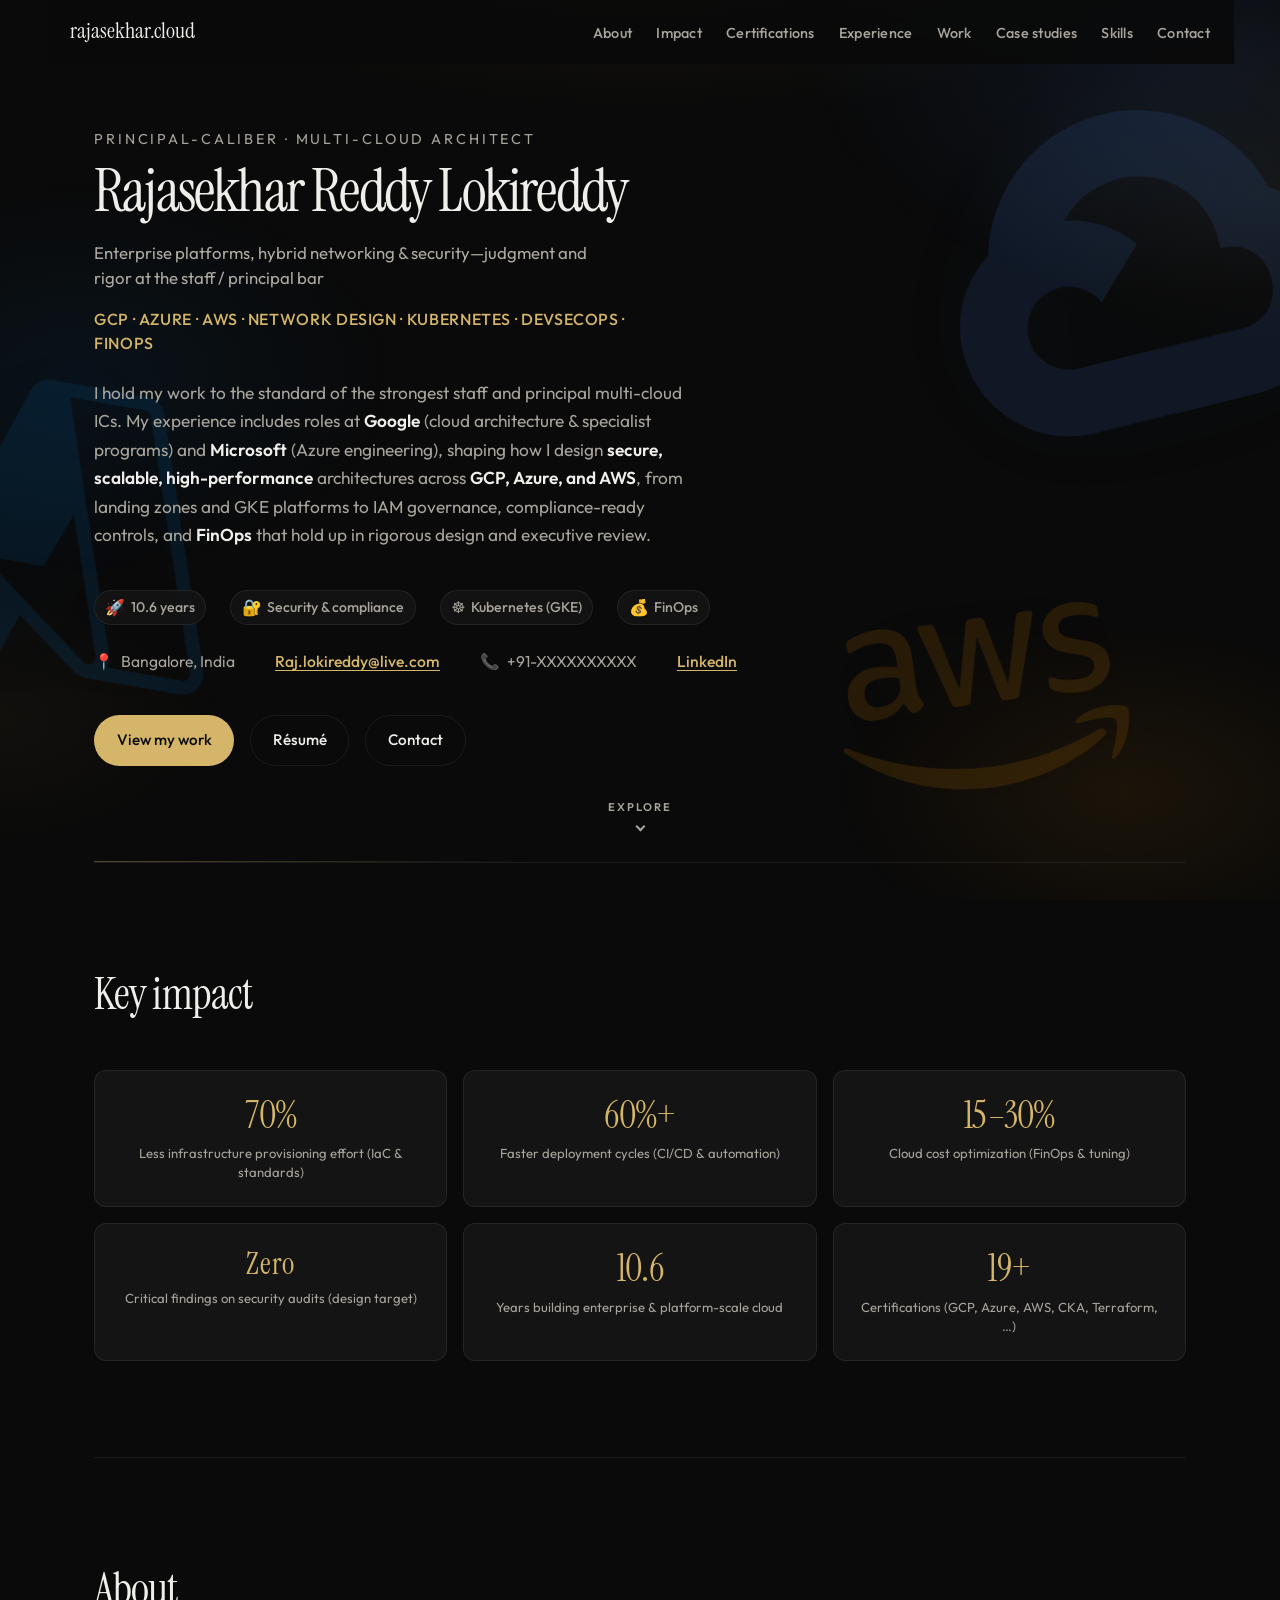
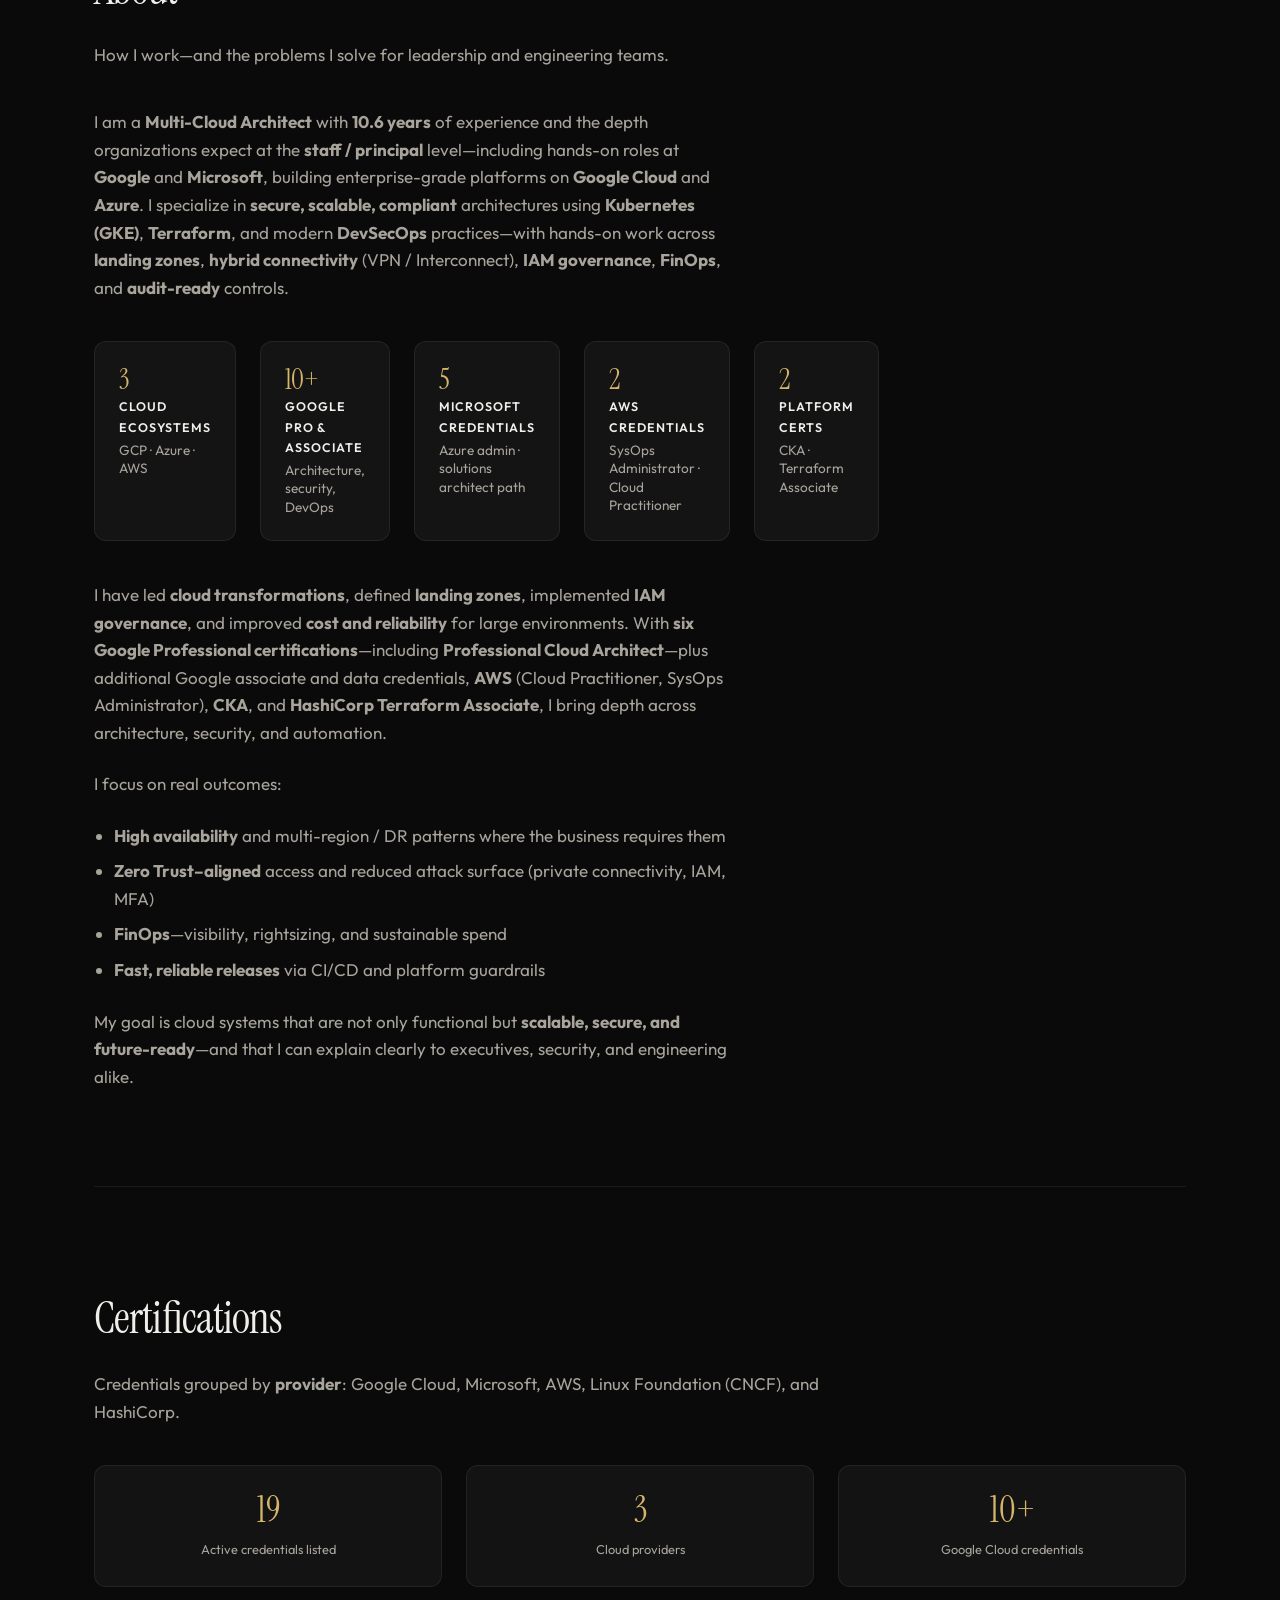
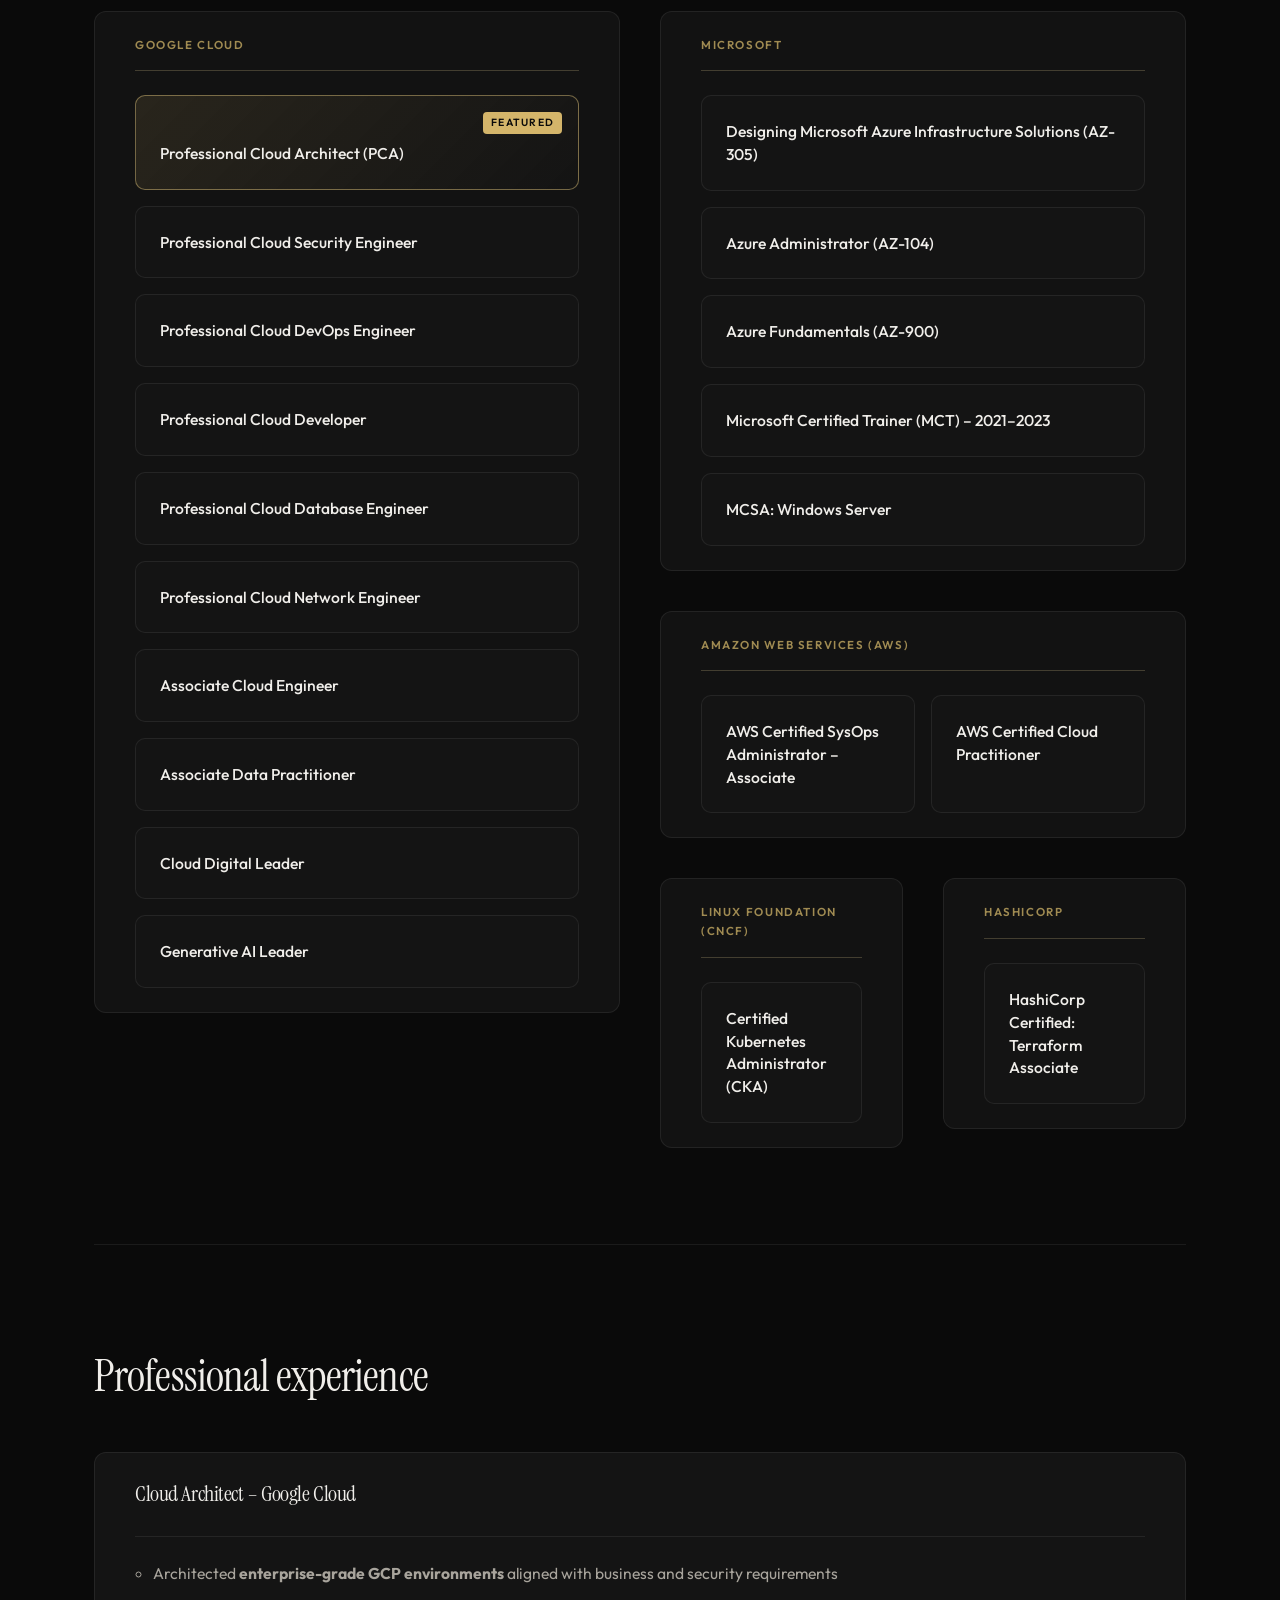
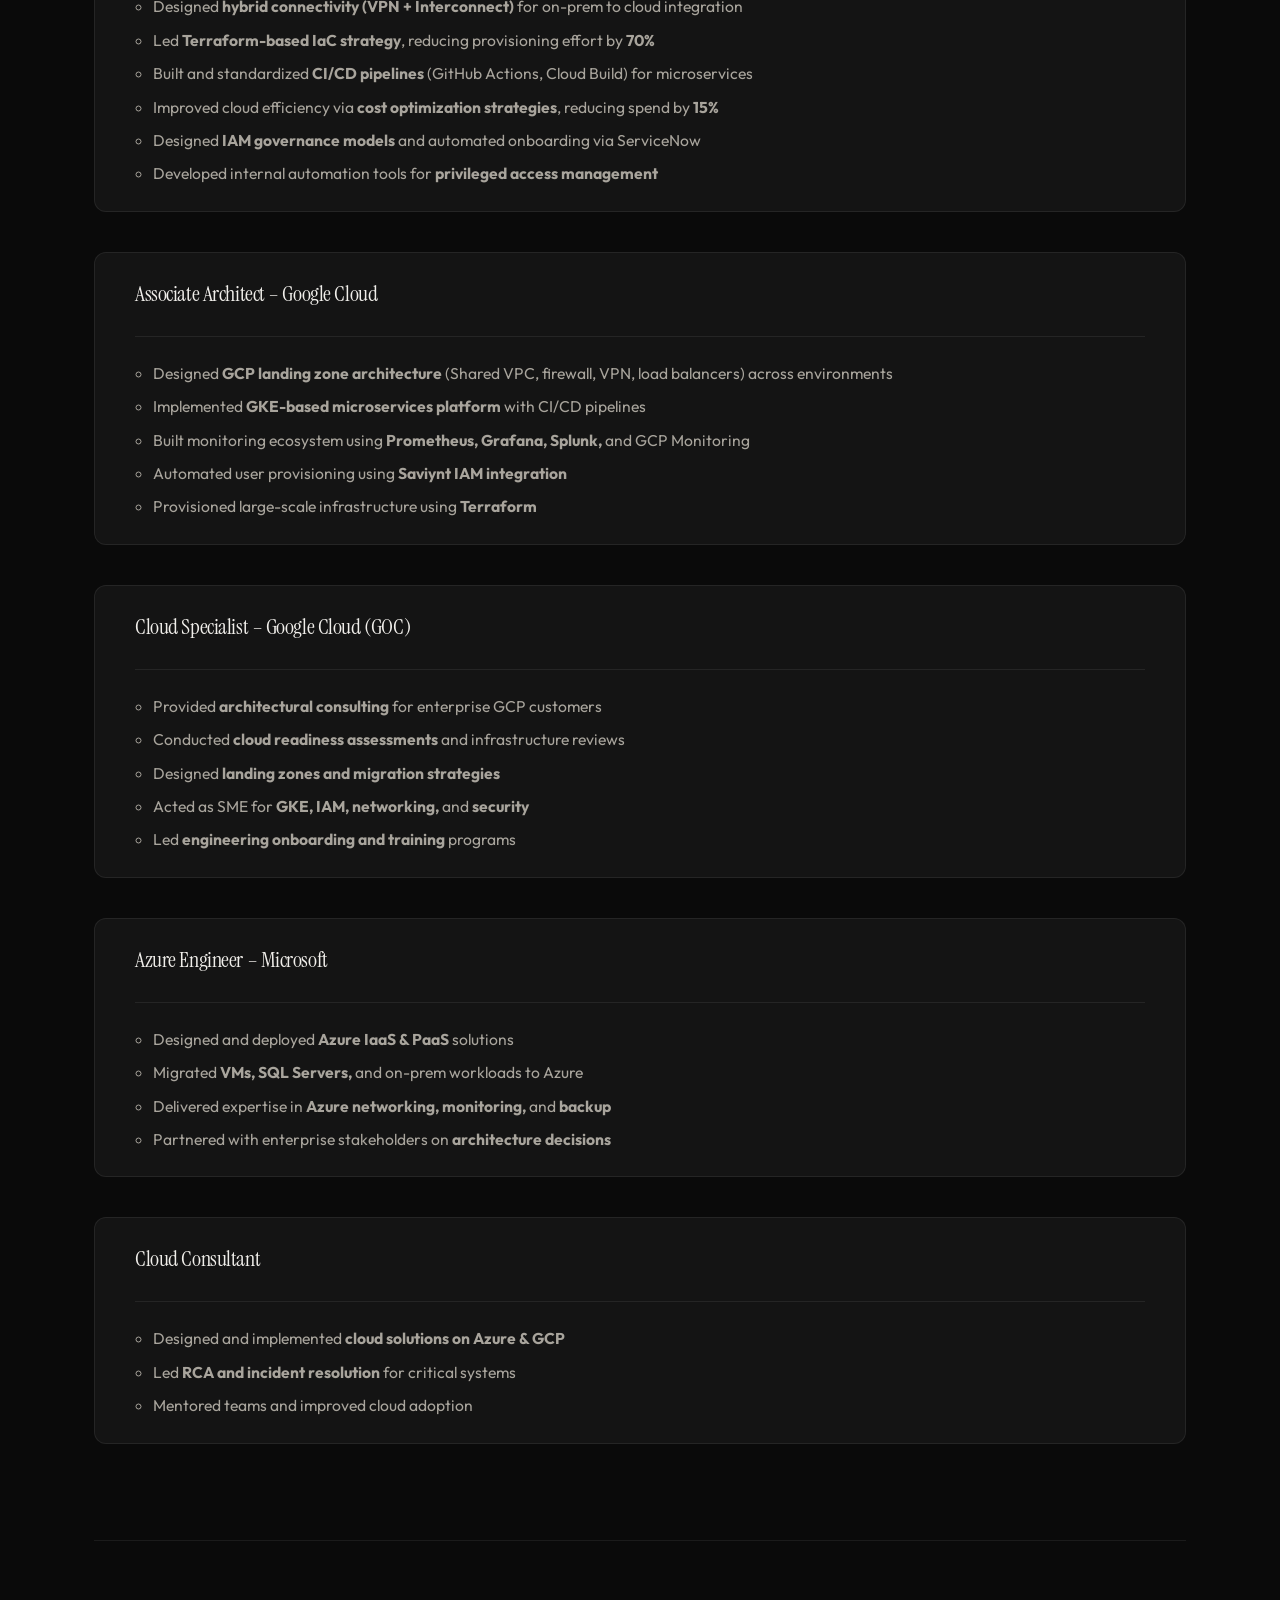
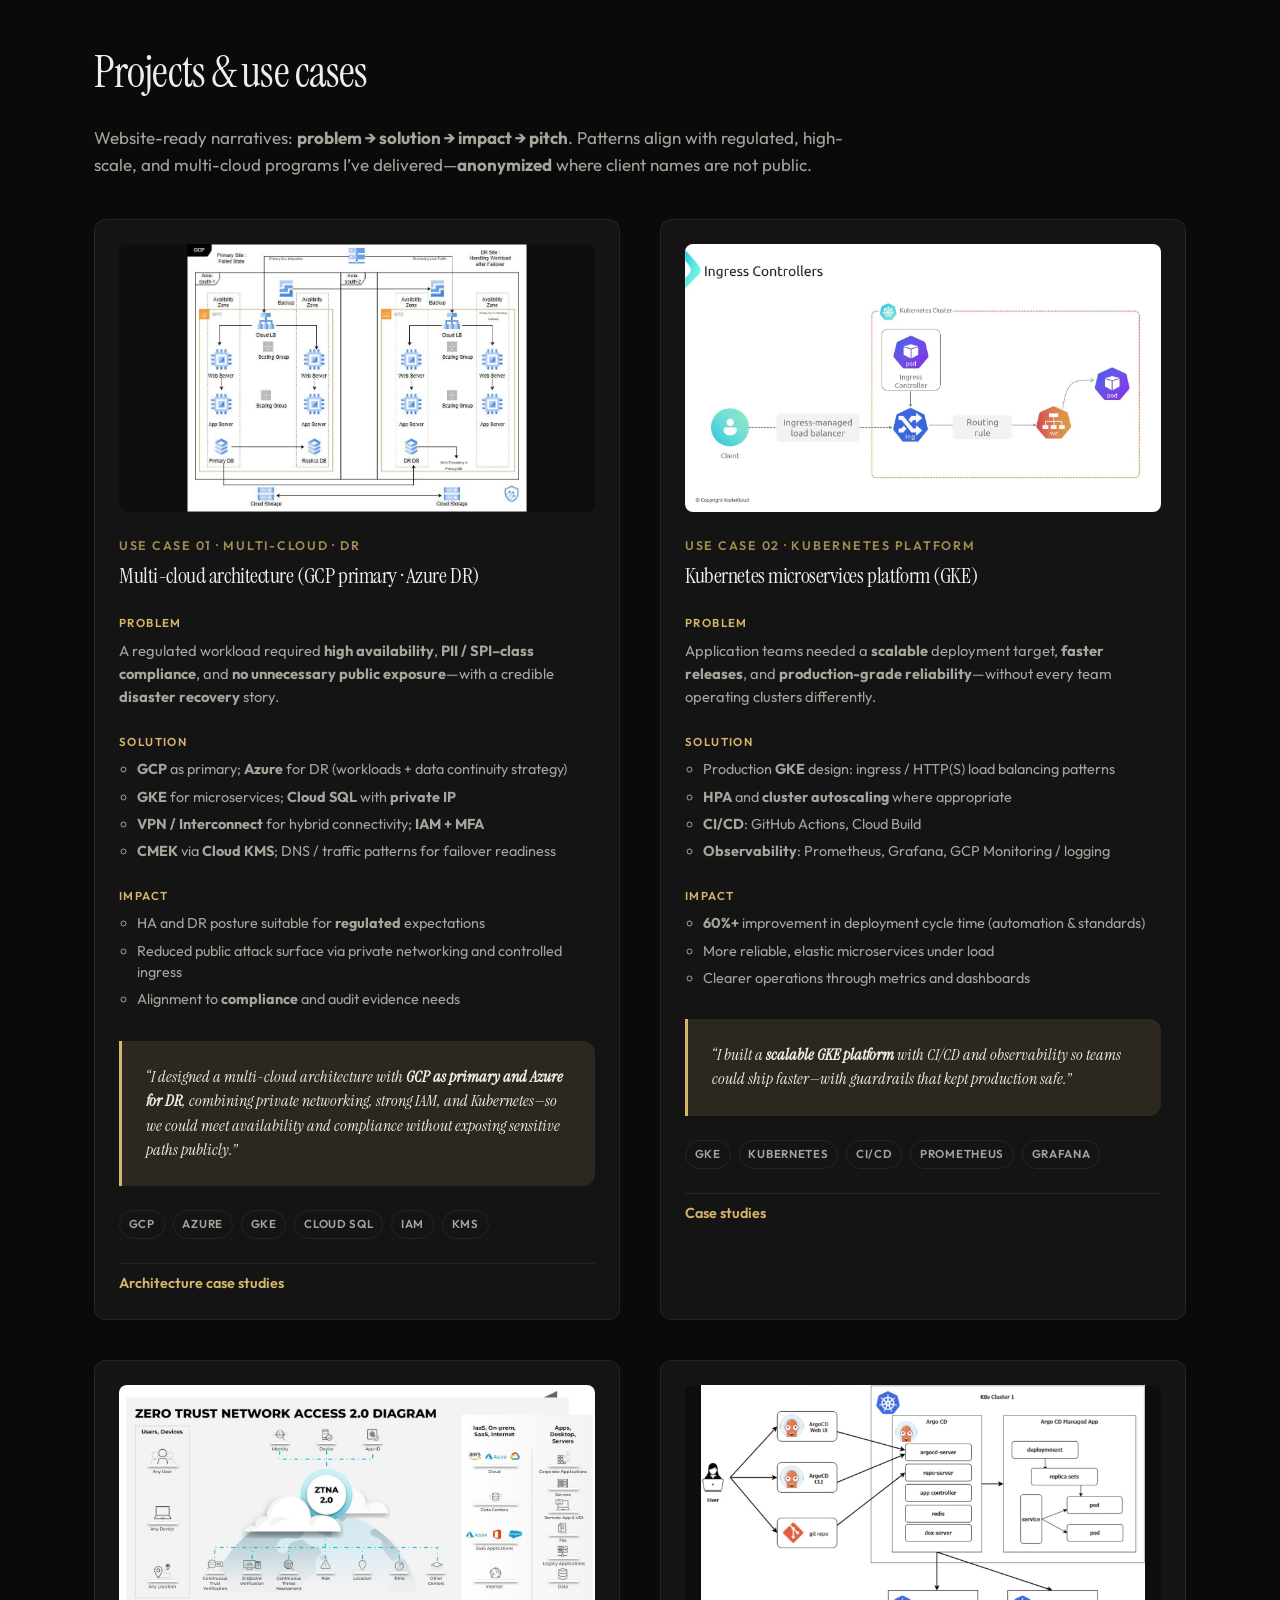
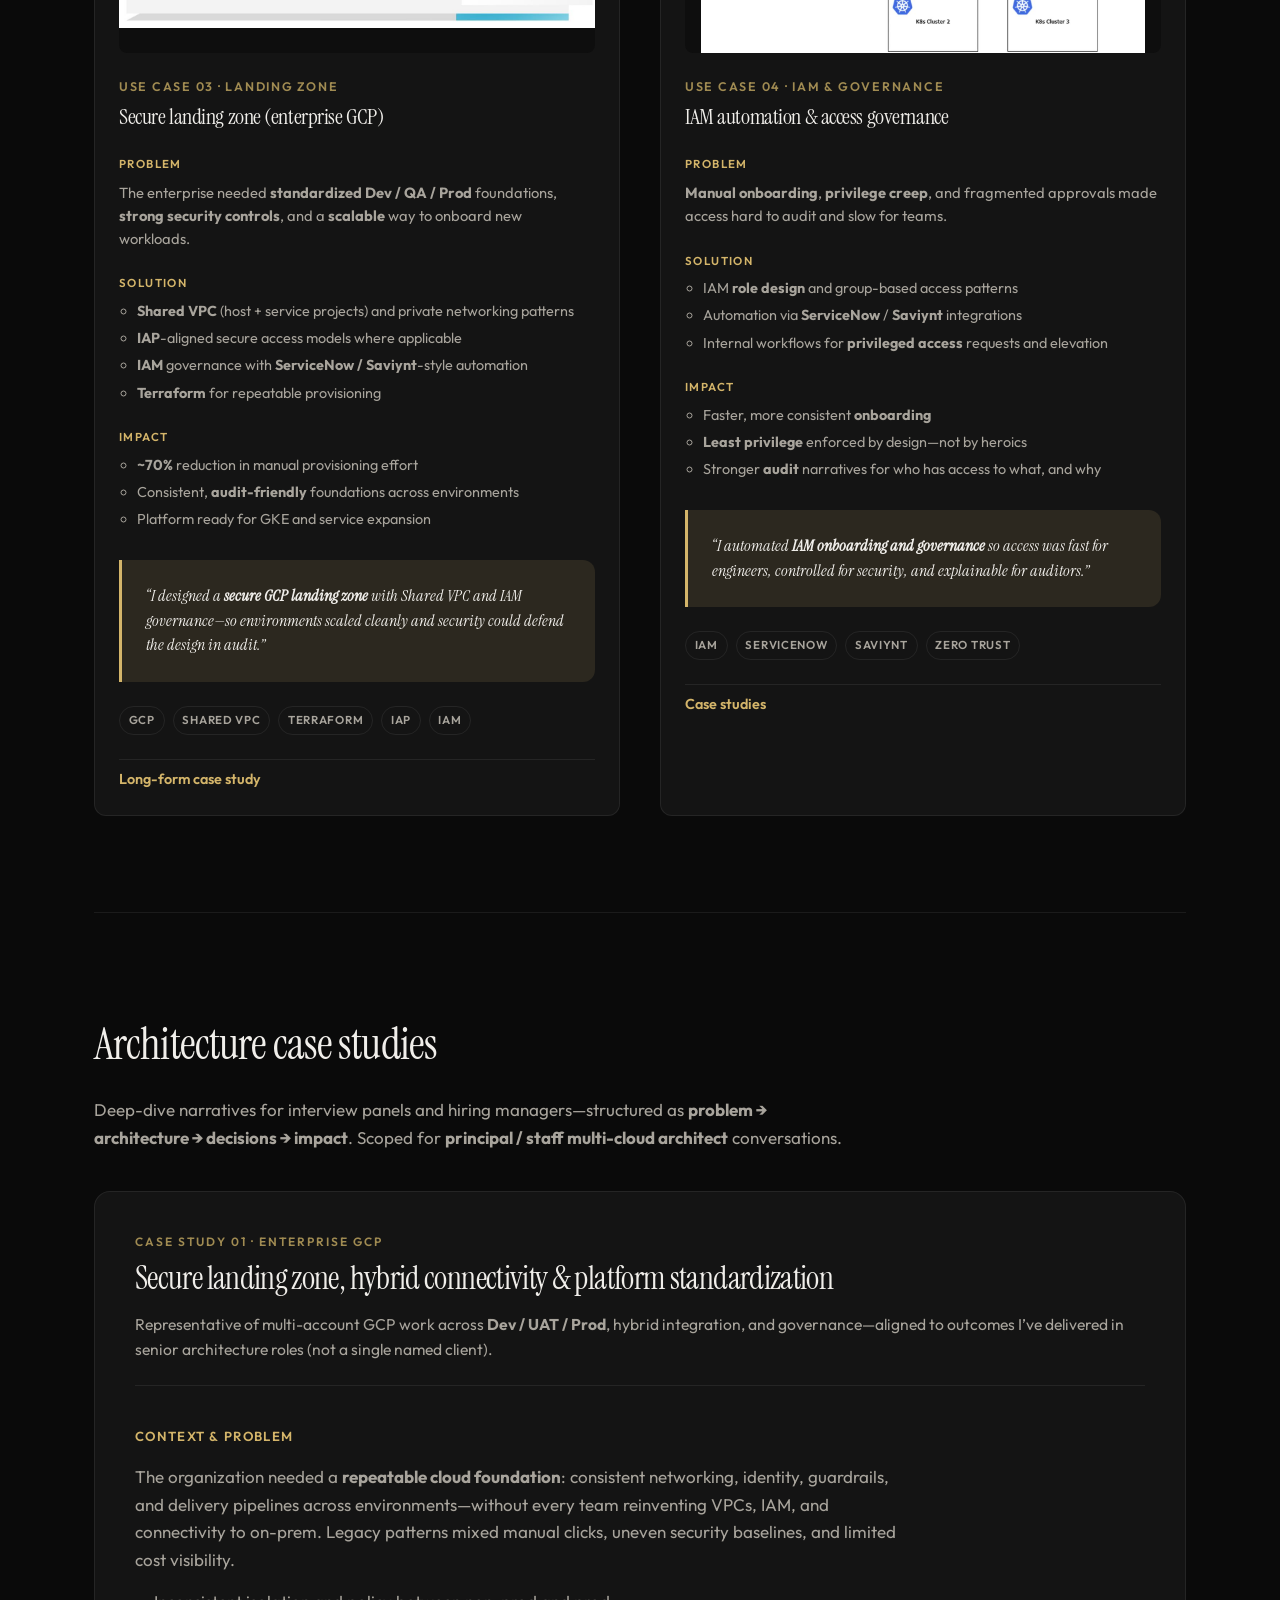
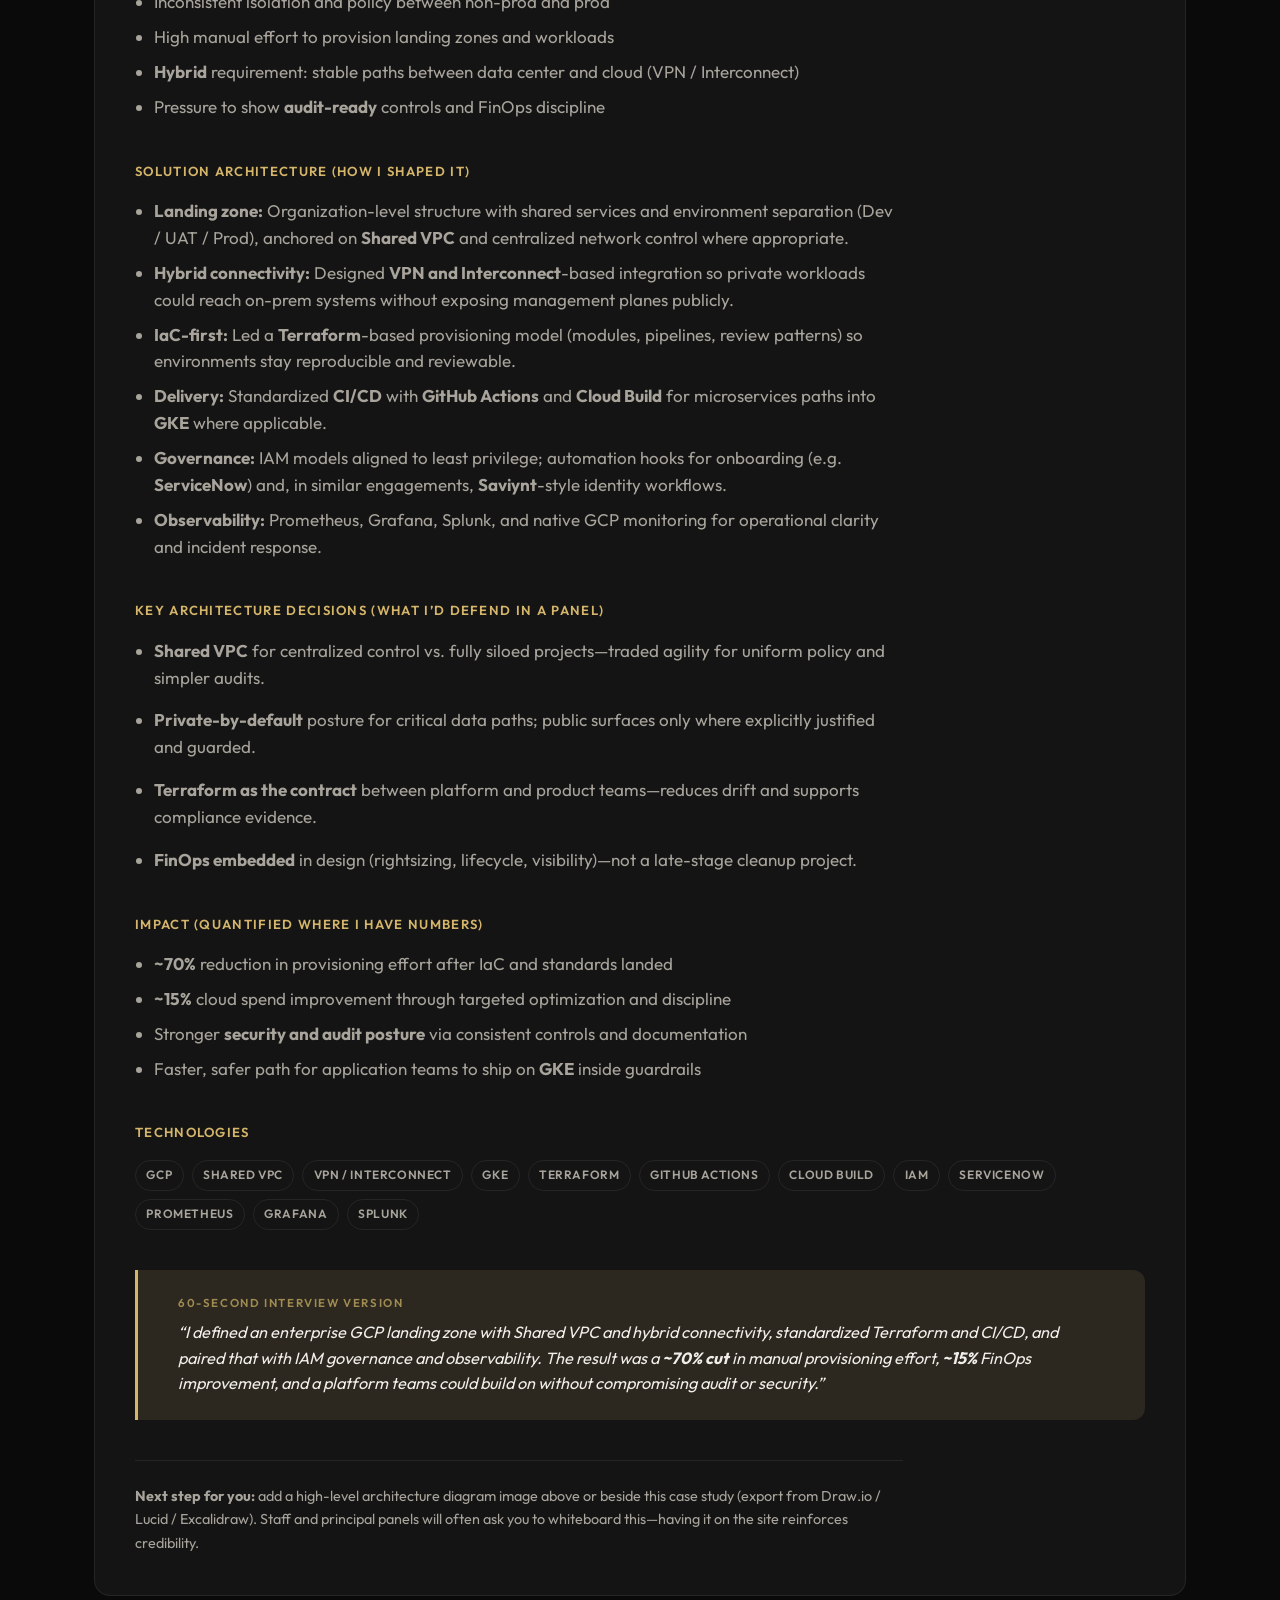
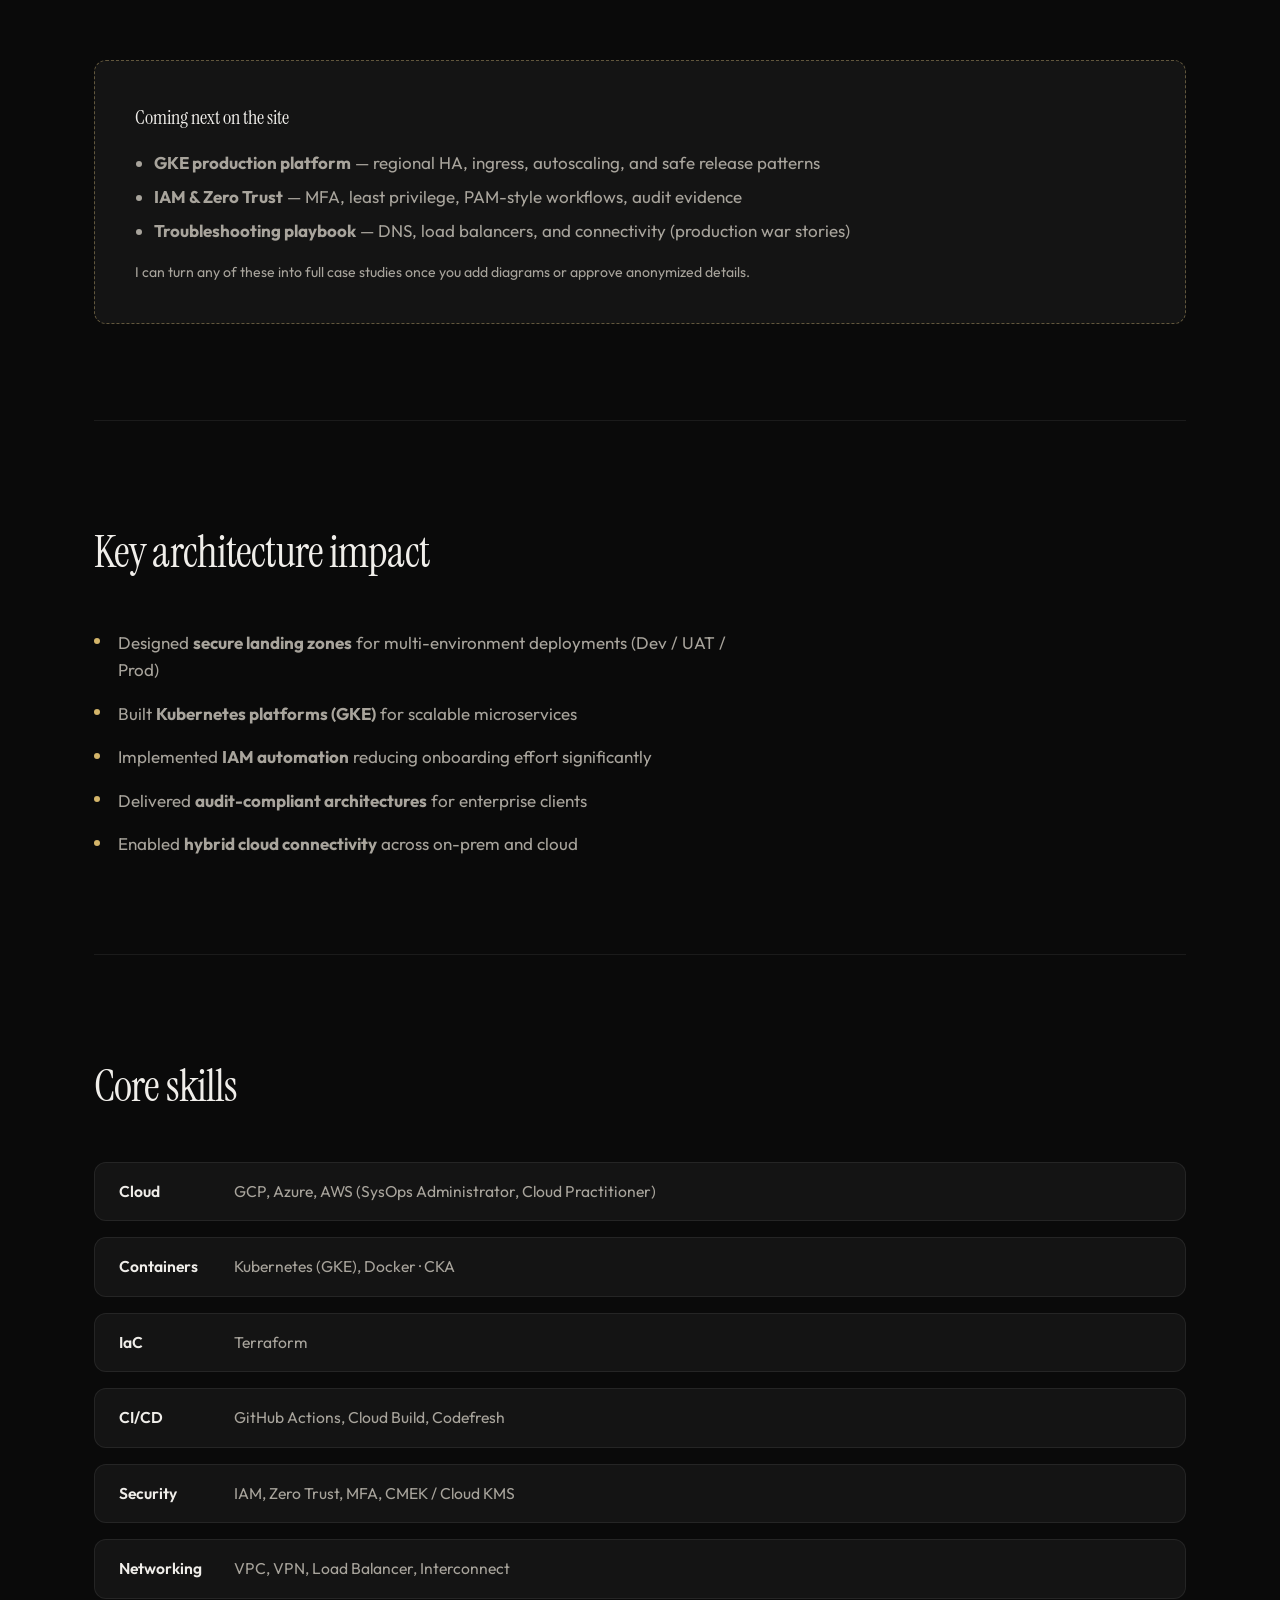
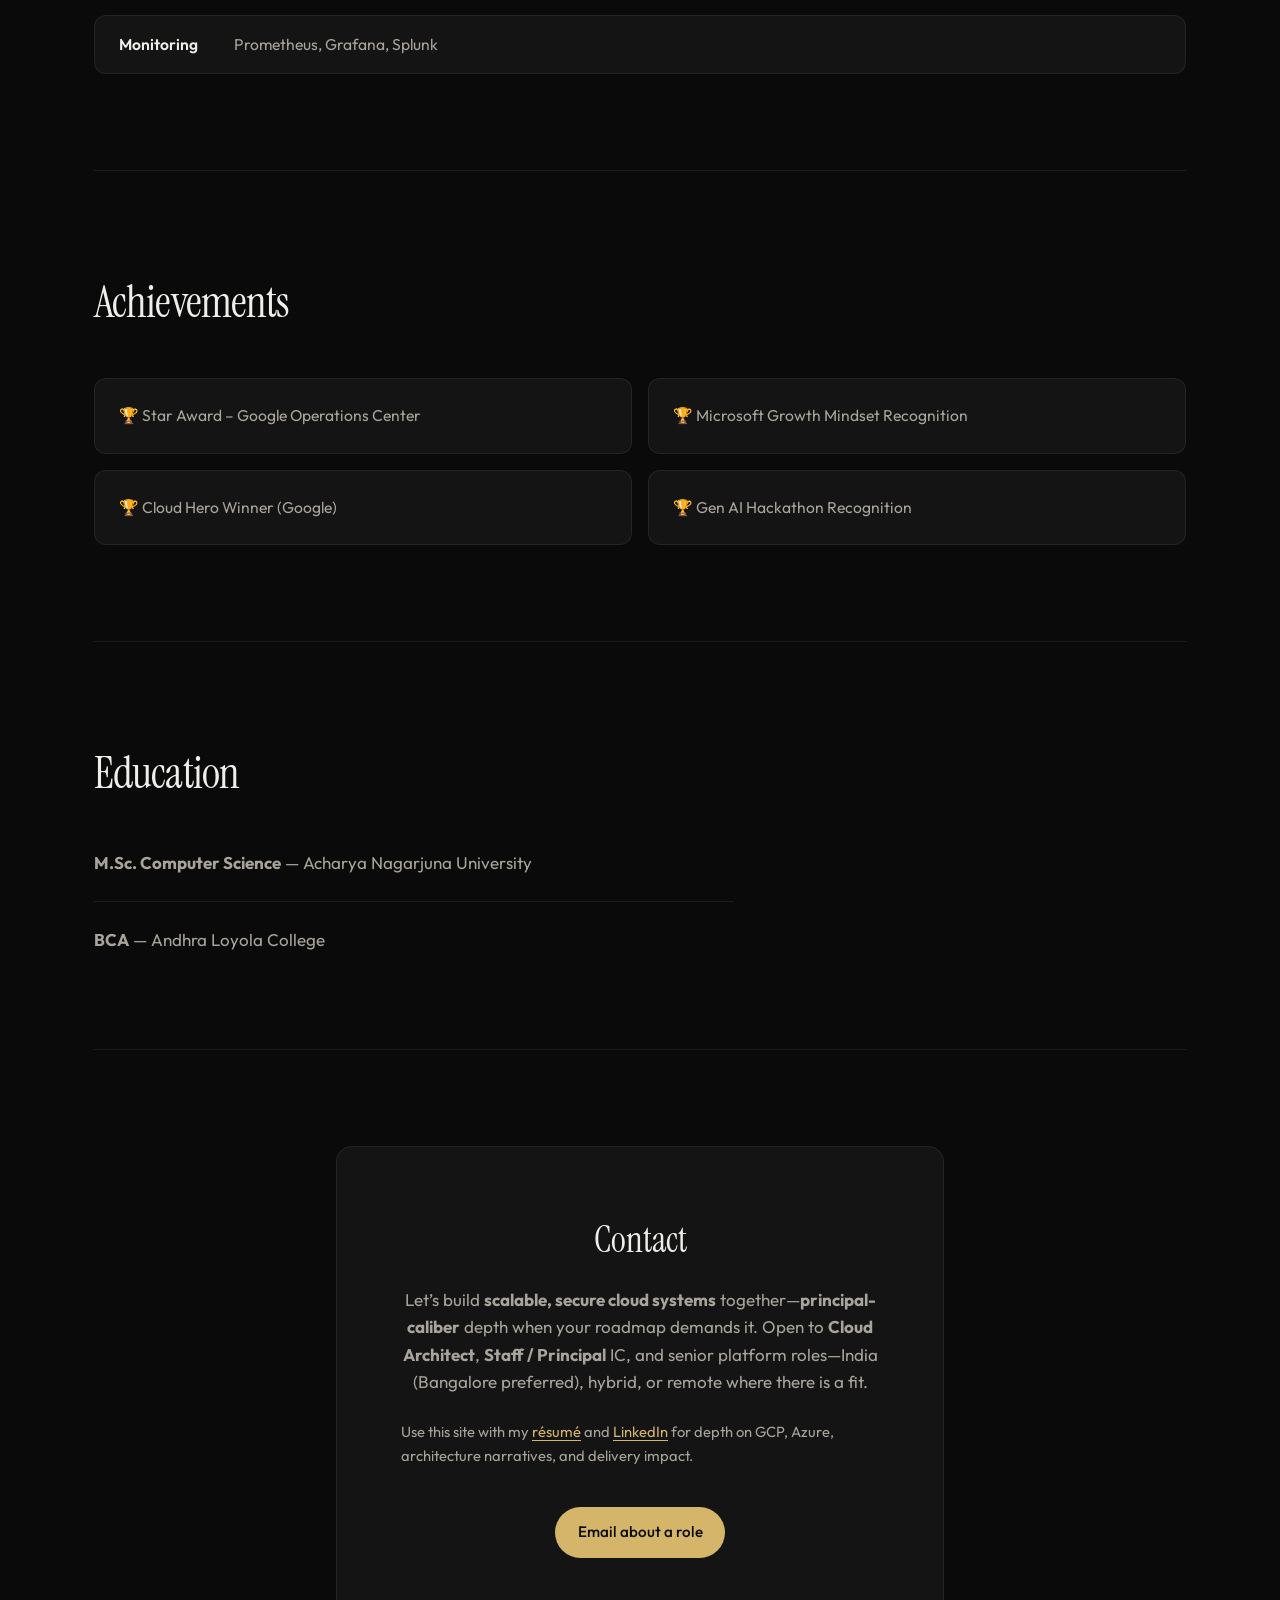
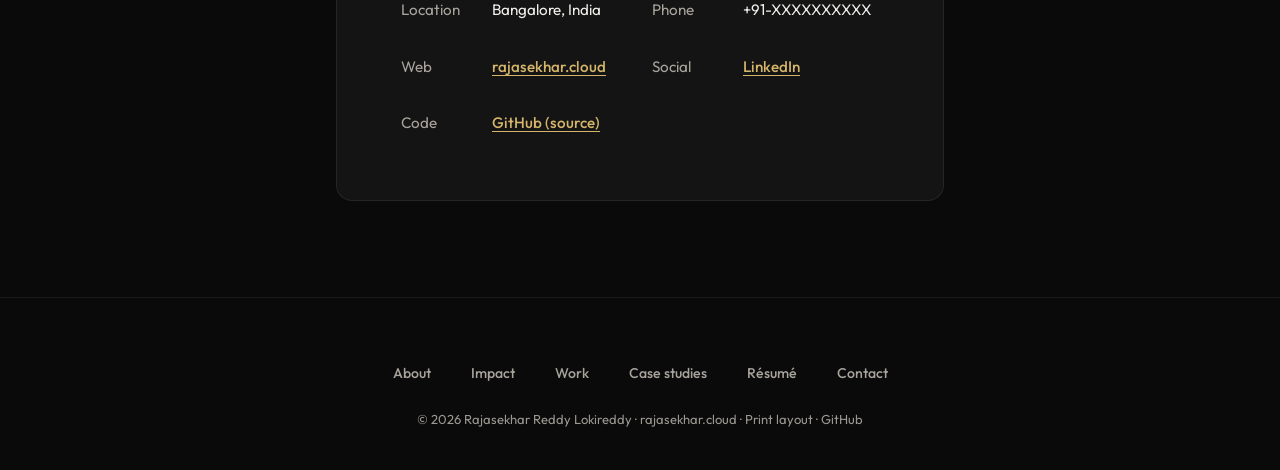
<file: index.html>
<!DOCTYPE html>
<html lang="en">
<head>
  <meta charset="UTF-8" />
  <meta name="viewport" content="width=device-width, initial-scale=1" />
  <meta name="description" content="Rajasekhar Reddy Lokireddy — Principal-caliber Multi-Cloud Architect. Google &amp; Microsoft experience; GCP, Azure, AWS. Landing zones, GKE, IAM, FinOps. Bangalore, India." />
  <meta name="theme-color" content="#0a0a0a" />
  <meta property="og:type" content="profile" />
  <meta property="og:url" content="https://rajasekhar.cloud/" />
  <meta property="og:title" content="Rajasekhar Reddy Lokireddy · Principal-caliber Multi-Cloud Architect" />
  <meta property="og:description" content="Principal-caliber multi-cloud architect—Google and Microsoft experience. Enterprise GCP, Azure, AWS: landing zones, GKE, IAM, FinOps. Bangalore, India." />
  <meta property="og:locale" content="en_IN" />
  <meta name="twitter:card" content="summary" />
  <meta name="twitter:title" content="Rajasekhar Reddy Lokireddy · Principal-caliber Multi-Cloud Architect" />
  <meta name="twitter:description" content="Principal-caliber multi-cloud depth. Enterprise platforms, GKE, security &amp; cost optimization." />
  <link rel="canonical" href="https://rajasekhar.cloud/" />
  <link rel="icon" href="favicon.svg" type="image/svg+xml" />
  <title>Rajasekhar Reddy Lokireddy · Principal-caliber Multi-Cloud Architect · Bangalore</title>
  <link rel="preconnect" href="https://fonts.googleapis.com" />
  <link rel="preconnect" href="https://fonts.gstatic.com" crossorigin />
  <link href="https://fonts.googleapis.com/css2?family=Instrument+Serif:ital@0;1&family=Outfit:wght@300;400;500;600&display=swap" rel="stylesheet" />
  <link rel="stylesheet" href="styles.css" />
  <script type="application/ld+json">
  {
    "@context": "https://schema.org",
    "@type": "Person",
    "name": "Rajasekhar Reddy Lokireddy",
    "url": "https://rajasekhar.cloud/",
    "email": "Raj.lokireddy@live.com",
    "jobTitle": "Multi-Cloud Architect",
    "description": "Multi-cloud architect at principal and staff IC depth across GCP, Azure, and AWS—with Google and Microsoft experience.",
    "address": {
      "@type": "PostalAddress",
      "addressLocality": "Bangalore",
      "addressCountry": "IN"
    },
    "sameAs": [
      "https://www.linkedin.com/in/rajasekhar-reddy-lokireddy-64359775/",
      "https://github.com/Raja-code-cloud"
    ],
    "knowsAbout": ["Google Cloud Platform", "Microsoft Azure", "Amazon Web Services", "Kubernetes", "Certified Kubernetes Administrator", "Terraform", "HashiCorp Terraform", "DevSecOps", "FinOps"]
  }
  </script>
</head>
<body>
  <div class="cloud-backdrop" aria-hidden="true">
    <img
      class="cloud-backdrop__logo cloud-backdrop__logo--gcp"
      src="assets/googlecloud.svg"
      width="240"
      height="240"
      alt=""
      decoding="async"
    />
    <img
      class="cloud-backdrop__logo cloud-backdrop__logo--azure"
      src="assets/microsoftazure.svg"
      width="240"
      height="240"
      alt=""
      decoding="async"
    />
    <img
      class="cloud-backdrop__logo cloud-backdrop__logo--aws"
      src="assets/amazonaws.svg"
      width="240"
      height="240"
      alt=""
      decoding="async"
    />
  </div>
  <div class="reading-progress" aria-hidden="true"></div>
  <a class="skip-link" href="#main">Skip to content</a>

  <header class="site-header">
    <a class="logo" href="https://rajasekhar.cloud/">rajasekhar.cloud</a>
    <button type="button" class="nav-toggle" aria-expanded="false" aria-controls="site-nav" aria-label="Open menu">
      <span class="nav-toggle-bar"></span>
      <span class="nav-toggle-bar"></span>
    </button>
    <nav id="site-nav" class="site-nav" aria-label="Primary">
      <ul>
        <li><a href="#about">About</a></li>
        <li><a href="#metrics">Impact</a></li>
        <li><a href="#certifications">Certifications</a></li>
        <li><a href="#experience">Experience</a></li>
        <li><a href="#work">Work</a></li>
        <li><a href="#case-studies">Case studies</a></li>
        <li><a href="#skills">Skills</a></li>
        <li><a href="#contact">Contact</a></li>
      </ul>
    </nav>
  </header>

  <main id="main">
    <section class="hero">
      <p class="hero-eyebrow">Principal-caliber · Multi-Cloud Architect</p>
      <h1 class="hero-title">Rajasekhar Reddy Lokireddy</h1>
      <p class="hero-subtitle">Enterprise platforms, hybrid networking &amp; security—judgment and rigor at the staff / principal bar</p>
      <p class="hero-tagline">
        GCP · Azure · AWS · Network design · Kubernetes · DevSecOps · FinOps
      </p>
      <p class="hero-value">
        I hold my work to the standard of the strongest staff and principal multi-cloud ICs. My experience includes
        roles at <strong>Google</strong> (cloud architecture &amp; specialist programs) and <strong>Microsoft</strong>
        (Azure engineering), shaping how I design <strong>secure, scalable, high-performance</strong> architectures
        across <strong>GCP, Azure, and AWS</strong>, from landing zones and GKE platforms to IAM governance,
        compliance-ready controls, and <strong>FinOps</strong> that hold up in rigorous design and executive review.
      </p>
      <ul class="hero-badges" aria-label="Highlights">
        <li><span class="hero-badges__ic" aria-hidden="true">🚀</span> 10.6 years</li>
        <li><span class="hero-badges__ic" aria-hidden="true">🔐</span> Security &amp; compliance</li>
        <li><span class="hero-badges__ic" aria-hidden="true">☸️</span> Kubernetes (GKE)</li>
        <li><span class="hero-badges__ic" aria-hidden="true">💰</span> FinOps</li>
      </ul>
      <ul class="hero-meta" aria-label="Contact and location">
        <li><span class="hero-meta-icon" aria-hidden="true">📍</span> Bangalore, India</li>
        <li>
          <a href="mailto:Raj.lokireddy@live.com">Raj.lokireddy@live.com</a>
        </li>
        <li><span class="hero-meta-icon" aria-hidden="true">📞</span> +91-XXXXXXXXXX</li>
        <li>
          <a href="https://www.linkedin.com/in/rajasekhar-reddy-lokireddy-64359775/" rel="noopener noreferrer">LinkedIn</a>
        </li>
      </ul>
      <div class="hero-actions">
        <a class="btn btn-primary" href="#work">View my work</a>
        <a class="btn btn-ghost" href="resume/">Résumé</a>
        <a class="btn btn-ghost" href="#contact">Contact</a>
      </div>
      <a class="hero-scroll" href="#about">
        <span class="hero-scroll__text">Explore</span>
        <span class="hero-scroll__chev" aria-hidden="true"></span>
      </a>
    </section>

    <section id="metrics" class="section metrics" aria-labelledby="metrics-heading">
      <div class="section-head section-head--wide">
        <h2 id="metrics-heading">Key impact</h2>
      </div>
      <ul class="metrics-grid metrics-grid--six">
        <li class="metric-card">
          <p class="metric-card__value">70%</p>
          <p class="metric-card__label">Less infrastructure provisioning effort (IaC &amp; standards)</p>
        </li>
        <li class="metric-card">
          <p class="metric-card__value">60%+</p>
          <p class="metric-card__label">Faster deployment cycles (CI/CD &amp; automation)</p>
        </li>
        <li class="metric-card">
          <p class="metric-card__value">15–30%</p>
          <p class="metric-card__label">Cloud cost optimization (FinOps &amp; tuning)</p>
        </li>
        <li class="metric-card">
          <p class="metric-card__value metric-card__value--word">Zero</p>
          <p class="metric-card__label">Critical findings on security audits (design target)</p>
        </li>
        <li class="metric-card">
          <p class="metric-card__value">10.6</p>
          <p class="metric-card__label">Years building enterprise &amp; platform-scale cloud</p>
        </li>
        <li class="metric-card">
          <p class="metric-card__value">19+</p>
          <p class="metric-card__label">Certifications (GCP, Azure, AWS, CKA, Terraform, …)</p>
        </li>
      </ul>
    </section>

    <section id="about" class="section summary about">
      <div class="section-head section-head--wide">
        <h2>About</h2>
        <p>How I work—and the problems I solve for leadership and engineering teams.</p>
      </div>
      <div class="prose">
        <p>
          I am a <strong>Multi-Cloud Architect</strong> with <strong>10.6 years</strong> of experience and the depth
          organizations expect at the <strong>staff / principal</strong> level—including hands-on roles at
          <strong>Google</strong> and <strong>Microsoft</strong>, building enterprise-grade platforms on
          <strong>Google Cloud</strong> and <strong>Azure</strong>. I specialize in
          <strong>secure, scalable, compliant</strong> architectures using <strong>Kubernetes (GKE)</strong>,
          <strong>Terraform</strong>, and modern <strong>DevSecOps</strong> practices—with hands-on work across
          <strong>landing zones</strong>, <strong>hybrid connectivity</strong> (VPN / Interconnect),
          <strong>IAM governance</strong>, <strong>FinOps</strong>, and <strong>audit-ready</strong> controls.
        </p>
        <ul class="expertise-pillars" aria-label="Practice depth by area">
          <li class="expertise-pillars__card">
            <span class="expertise-pillars__metric">3</span>
            <span class="expertise-pillars__label">Cloud ecosystems</span>
            <span class="expertise-pillars__hint">GCP · Azure · AWS</span>
          </li>
          <li class="expertise-pillars__card">
            <span class="expertise-pillars__metric">10+</span>
            <span class="expertise-pillars__label">Google Pro &amp; associate</span>
            <span class="expertise-pillars__hint">Architecture, security, DevOps</span>
          </li>
          <li class="expertise-pillars__card">
            <span class="expertise-pillars__metric">5</span>
            <span class="expertise-pillars__label">Microsoft credentials</span>
            <span class="expertise-pillars__hint">Azure admin · solutions architect path</span>
          </li>
          <li class="expertise-pillars__card">
            <span class="expertise-pillars__metric">2</span>
            <span class="expertise-pillars__label">AWS credentials</span>
            <span class="expertise-pillars__hint">SysOps Administrator · Cloud Practitioner</span>
          </li>
          <li class="expertise-pillars__card">
            <span class="expertise-pillars__metric">2</span>
            <span class="expertise-pillars__label">Platform certs</span>
            <span class="expertise-pillars__hint">CKA · Terraform Associate</span>
          </li>
        </ul>
        <p>
          I have led <strong>cloud transformations</strong>, defined <strong>landing zones</strong>, implemented
          <strong>IAM governance</strong>, and improved <strong>cost and reliability</strong> for large environments.
          With <strong>six Google Professional certifications</strong>—including
          <strong>Professional Cloud Architect</strong>—plus additional Google associate and data credentials,
          <strong>AWS</strong> (Cloud Practitioner, SysOps Administrator),
          <strong>CKA</strong>, and <strong>HashiCorp Terraform Associate</strong>, I bring depth across architecture, security, and automation.
        </p>
        <p>I focus on real outcomes:</p>
        <ul class="bullet-list">
          <li><strong>High availability</strong> and multi-region / DR patterns where the business requires them</li>
          <li><strong>Zero Trust–aligned</strong> access and reduced attack surface (private connectivity, IAM, MFA)</li>
          <li><strong>FinOps</strong>—visibility, rightsizing, and sustainable spend</li>
          <li><strong>Fast, reliable releases</strong> via CI/CD and platform guardrails</li>
        </ul>
        <p>
          My goal is cloud systems that are not only functional but <strong>scalable, secure, and future-ready</strong>—and
          that I can explain clearly to executives, security, and engineering alike.
        </p>
      </div>
    </section>

    <section id="certifications" class="section certifications">
      <div class="section-head section-head--wide">
        <h2>Certifications</h2>
        <p>
          Credentials grouped by <strong>provider</strong>: Google Cloud, Microsoft, AWS, Linux Foundation (CNCF), and HashiCorp.
        </p>
      </div>
      <ul class="cert-summary" aria-label="Certification snapshot">
        <li class="cert-summary__item">
          <span class="cert-summary__value">19</span>
          <span class="cert-summary__label">Active credentials listed</span>
        </li>
        <li class="cert-summary__item">
          <span class="cert-summary__value">3</span>
          <span class="cert-summary__label">Cloud providers</span>
        </li>
        <li class="cert-summary__item">
          <span class="cert-summary__value">10+</span>
          <span class="cert-summary__label">Google Cloud credentials</span>
        </li>
      </ul>
      <div class="cert-board">
        <div class="cert-board__gcp">
          <section class="cert-provider" aria-labelledby="cert-heading-gcp">
            <h3 id="cert-heading-gcp" class="cert-provider__title">Google Cloud</h3>
            <ul class="cert-provider__list">
              <li class="cert-list__item cert-list__item--featured">
                <span class="cert-list__badge">Featured</span>
                <span class="cert-list__name">Professional Cloud Architect (PCA)</span>
              </li>
              <li class="cert-list__item">
                <span class="cert-list__name">Professional Cloud Security Engineer</span>
              </li>
              <li class="cert-list__item">
                <span class="cert-list__name">Professional Cloud DevOps Engineer</span>
              </li>
              <li class="cert-list__item">
                <span class="cert-list__name">Professional Cloud Developer</span>
              </li>
              <li class="cert-list__item">
                <span class="cert-list__name">Professional Cloud Database Engineer</span>
              </li>
              <li class="cert-list__item">
                <span class="cert-list__name">Professional Cloud Network Engineer</span>
              </li>
              <li class="cert-list__item">
                <span class="cert-list__name">Associate Cloud Engineer</span>
              </li>
              <li class="cert-list__item">
                <span class="cert-list__name">Associate Data Practitioner</span>
              </li>
              <li class="cert-list__item">
                <span class="cert-list__name">Cloud Digital Leader</span>
              </li>
              <li class="cert-list__item">
                <span class="cert-list__name">Generative AI Leader</span>
              </li>
            </ul>
          </section>
        </div>
        <div class="cert-board__right">
          <section class="cert-provider" aria-labelledby="cert-heading-ms">
            <h3 id="cert-heading-ms" class="cert-provider__title">Microsoft</h3>
            <ul class="cert-provider__list">
              <li class="cert-list__item">
                <span class="cert-list__name">Designing Microsoft Azure Infrastructure Solutions (AZ-305)</span>
              </li>
              <li class="cert-list__item">
                <span class="cert-list__name">Azure Administrator (AZ-104)</span>
              </li>
              <li class="cert-list__item">
                <span class="cert-list__name">Azure Fundamentals (AZ-900)</span>
              </li>
              <li class="cert-list__item">
                <span class="cert-list__name">Microsoft Certified Trainer (MCT) – 2021–2023</span>
              </li>
              <li class="cert-list__item">
                <span class="cert-list__name">MCSA: Windows Server</span>
              </li>
            </ul>
          </section>
          <section class="cert-provider" aria-labelledby="cert-heading-aws">
            <h3 id="cert-heading-aws" class="cert-provider__title">Amazon Web Services (AWS)</h3>
            <ul class="cert-provider__list cert-provider__list--inline-pair">
              <li class="cert-list__item">
                <span class="cert-list__name">AWS Certified SysOps Administrator – Associate</span>
              </li>
              <li class="cert-list__item">
                <span class="cert-list__name">AWS Certified Cloud Practitioner</span>
              </li>
            </ul>
          </section>
          <div class="cert-board__platform">
            <section class="cert-provider" aria-labelledby="cert-heading-lf">
              <h3 id="cert-heading-lf" class="cert-provider__title">Linux Foundation (CNCF)</h3>
              <ul class="cert-provider__list">
                <li class="cert-list__item">
                  <span class="cert-list__name">Certified Kubernetes Administrator (CKA)</span>
                </li>
              </ul>
            </section>
            <section class="cert-provider" aria-labelledby="cert-heading-hc">
              <h3 id="cert-heading-hc" class="cert-provider__title">HashiCorp</h3>
              <ul class="cert-provider__list">
                <li class="cert-list__item">
                  <span class="cert-list__name">HashiCorp Certified: Terraform Associate</span>
                </li>
              </ul>
            </section>
          </div>
        </div>
      </div>
    </section>

    <section id="experience" class="section experience">
      <div class="section-head">
        <h2>Professional experience</h2>
      </div>
      <ul class="experience-list">
        <li>
          <article class="role-card">
            <header class="role-card__head">
              <h3 class="role-card__title">Cloud Architect – Google Cloud</h3>
            </header>
            <ul class="role-card__bullets">
              <li>Architected <strong>enterprise-grade GCP environments</strong> aligned with business and security requirements</li>
              <li>Designed <strong>hybrid connectivity (VPN + Interconnect)</strong> for on-prem to cloud integration</li>
              <li>Led <strong>Terraform-based IaC strategy</strong>, reducing provisioning effort by <strong>70%</strong></li>
              <li>Built and standardized <strong>CI/CD pipelines</strong> (GitHub Actions, Cloud Build) for microservices</li>
              <li>Improved cloud efficiency via <strong>cost optimization strategies</strong>, reducing spend by <strong>15%</strong></li>
              <li>Designed <strong>IAM governance models</strong> and automated onboarding via ServiceNow</li>
              <li>Developed internal automation tools for <strong>privileged access management</strong></li>
            </ul>
          </article>
        </li>
        <li>
          <article class="role-card">
            <header class="role-card__head">
              <h3 class="role-card__title">Associate Architect – Google Cloud</h3>
            </header>
            <ul class="role-card__bullets">
              <li>Designed <strong>GCP landing zone architecture</strong> (Shared VPC, firewall, VPN, load balancers) across environments</li>
              <li>Implemented <strong>GKE-based microservices platform</strong> with CI/CD pipelines</li>
              <li>Built monitoring ecosystem using <strong>Prometheus, Grafana, Splunk,</strong> and GCP Monitoring</li>
              <li>Automated user provisioning using <strong>Saviynt IAM integration</strong></li>
              <li>Provisioned large-scale infrastructure using <strong>Terraform</strong></li>
            </ul>
          </article>
        </li>
        <li>
          <article class="role-card">
            <header class="role-card__head">
              <h3 class="role-card__title">Cloud Specialist – Google Cloud (GOC)</h3>
            </header>
            <ul class="role-card__bullets">
              <li>Provided <strong>architectural consulting</strong> for enterprise GCP customers</li>
              <li>Conducted <strong>cloud readiness assessments</strong> and infrastructure reviews</li>
              <li>Designed <strong>landing zones and migration strategies</strong></li>
              <li>Acted as SME for <strong>GKE, IAM, networking,</strong> and <strong>security</strong></li>
              <li>Led <strong>engineering onboarding and training</strong> programs</li>
            </ul>
          </article>
        </li>
        <li>
          <article class="role-card">
            <header class="role-card__head">
              <h3 class="role-card__title">Azure Engineer – Microsoft</h3>
            </header>
            <ul class="role-card__bullets">
              <li>Designed and deployed <strong>Azure IaaS &amp; PaaS</strong> solutions</li>
              <li>Migrated <strong>VMs, SQL Servers,</strong> and on-prem workloads to Azure</li>
              <li>Delivered expertise in <strong>Azure networking, monitoring,</strong> and <strong>backup</strong></li>
              <li>Partnered with enterprise stakeholders on <strong>architecture decisions</strong></li>
            </ul>
          </article>
        </li>
        <li>
          <article class="role-card">
            <header class="role-card__head">
              <h3 class="role-card__title">Cloud Consultant</h3>
            </header>
            <ul class="role-card__bullets">
              <li>Designed and implemented <strong>cloud solutions on Azure &amp; GCP</strong></li>
              <li>Led <strong>RCA and incident resolution</strong> for critical systems</li>
              <li>Mentored teams and improved cloud adoption</li>
            </ul>
          </article>
        </li>
      </ul>
    </section>

    <section id="work" class="section work" aria-labelledby="work-heading">
      <div class="section-head section-head--wide">
        <h2 id="work-heading">Projects &amp; use cases</h2>
        <p>
          Website-ready narratives: <strong>problem → solution → impact → pitch</strong>. Patterns align with regulated,
          high-scale, and multi-cloud programs I’ve delivered—<strong>anonymized</strong> where client names are not public.
        </p>
      </div>
      <ul class="work-grid work-grid--usecases">
        <li>
          <article class="work-card work-card--rich">
            <div class="work-card__visual">
              <img
                class="work-card__img"
                src="work/J7aH0SnSVBHNR_8y4krtRQi5Q48IjMzntxdyoSIC-5ODzMbWKiIXHE5QnvxqRbL0bZI6usxHWzjjfwr0tl7vSJz8FFW913gtAw4egtdXTEBOS6W-Mhb02KfK-PE3VyS2LhOExtIRzSbeE92jMnQK9Pq5hYrsvxtWI7JgpamfcSA.jfif"
                alt="Architecture diagram: multi-cloud GCP and Azure disaster recovery"
                width="1200"
                height="675"
                loading="lazy"
                decoding="async"
              />
            </div>
            <p class="work-card__meta">Use case 01 · Multi-cloud · DR</p>
            <h3 class="work-card__title">Multi-cloud architecture (GCP primary · Azure DR)</h3>
            <div class="work-card__ucase">
              <h4 class="work-card__ucase-title">Problem</h4>
              <p class="work-card__ucase-text">
                A regulated workload required <strong>high availability</strong>, <strong>PII / SPI–class compliance</strong>,
                and <strong>no unnecessary public exposure</strong>—with a credible <strong>disaster recovery</strong> story.
              </p>
              <h4 class="work-card__ucase-title">Solution</h4>
              <ul class="work-card__ucase-list">
                <li><strong>GCP</strong> as primary; <strong>Azure</strong> for DR (workloads + data continuity strategy)</li>
                <li><strong>GKE</strong> for microservices; <strong>Cloud SQL</strong> with <strong>private IP</strong></li>
                <li><strong>VPN / Interconnect</strong> for hybrid connectivity; <strong>IAM + MFA</strong></li>
                <li><strong>CMEK</strong> via <strong>Cloud KMS</strong>; DNS / traffic patterns for failover readiness</li>
              </ul>
              <h4 class="work-card__ucase-title">Impact</h4>
              <ul class="work-card__ucase-list">
                <li>HA and DR posture suitable for <strong>regulated</strong> expectations</li>
                <li>Reduced public attack surface via private networking and controlled ingress</li>
                <li>Alignment to <strong>compliance</strong> and audit evidence needs</li>
              </ul>
            </div>
            <blockquote class="work-card__pitch">
              “I designed a multi-cloud architecture with <strong>GCP as primary and Azure for DR</strong>, combining
              private networking, strong IAM, and Kubernetes—so we could meet availability and compliance without exposing
              sensitive paths publicly.”
            </blockquote>
            <ul class="work-card__tags" aria-label="Technologies">
              <li>GCP</li>
              <li>Azure</li>
              <li>GKE</li>
              <li>Cloud SQL</li>
              <li>IAM</li>
              <li>KMS</li>
            </ul>
            <div class="work-card__links">
              <a class="work-card__link" href="#case-studies">Architecture case studies</a>
            </div>
          </article>
        </li>
        <li>
          <article class="work-card work-card--rich">
            <div class="work-card__visual">
              <img
                class="work-card__img"
                src="work/gc2MScj4u6yTdJKocvzbcj0mKAFnhtcPvNMZaLC3V9lBSrUCMFlyAxuu5rxoXjiFm_RNj2dLZgfJEvoTP6ur8EirM_e_3J9O9FL7LUlxpJxFD8sPfi0NkvrRlUGbz20v0lVrN7zjOgowa8gPlrcK8LojnL0WR7CkON40gju7i1Y.jfif"
                alt="Architecture diagram: GKE microservices platform"
                width="1200"
                height="675"
                loading="lazy"
                decoding="async"
              />
            </div>
            <p class="work-card__meta">Use case 02 · Kubernetes platform</p>
            <h3 class="work-card__title">Kubernetes microservices platform (GKE)</h3>
            <div class="work-card__ucase">
              <h4 class="work-card__ucase-title">Problem</h4>
              <p class="work-card__ucase-text">
                Application teams needed a <strong>scalable</strong> deployment target, <strong>faster releases</strong>,
                and <strong>production-grade reliability</strong>—without every team operating clusters differently.
              </p>
              <h4 class="work-card__ucase-title">Solution</h4>
              <ul class="work-card__ucase-list">
                <li>Production <strong>GKE</strong> design: ingress / HTTP(S) load balancing patterns</li>
                <li><strong>HPA</strong> and <strong>cluster autoscaling</strong> where appropriate</li>
                <li><strong>CI/CD</strong>: GitHub Actions, Cloud Build</li>
                <li><strong>Observability</strong>: Prometheus, Grafana, GCP Monitoring / logging</li>
              </ul>
              <h4 class="work-card__ucase-title">Impact</h4>
              <ul class="work-card__ucase-list">
                <li><strong>60%+</strong> improvement in deployment cycle time (automation &amp; standards)</li>
                <li>More reliable, elastic microservices under load</li>
                <li>Clearer operations through metrics and dashboards</li>
              </ul>
            </div>
            <blockquote class="work-card__pitch">
              “I built a <strong>scalable GKE platform</strong> with CI/CD and observability so teams could ship faster—with
              guardrails that kept production safe.”
            </blockquote>
            <ul class="work-card__tags" aria-label="Technologies">
              <li>GKE</li>
              <li>Kubernetes</li>
              <li>CI/CD</li>
              <li>Prometheus</li>
              <li>Grafana</li>
            </ul>
            <div class="work-card__links">
              <a class="work-card__link" href="#case-studies">Case studies</a>
            </div>
          </article>
        </li>
        <li>
          <article class="work-card work-card--rich">
            <div class="work-card__visual">
              <img
                class="work-card__img"
                src="work/dX37gX9JZ3IHKGTg4mhQoViWAyqDjQkddIRCXmKBwBldr8Myd25FjWLq58kHs5OWfh91_2bqjAG_aNED-pLWRc__y8bEE9QkMY5JDT0lSGdh75w5LoKMSH9dHelwABzlKrYcOBdlRmfa4m5y9Z8YcErx6cJQoHSRTTaR1lWQQVY.jfif"
                alt="Architecture diagram: secure GCP landing zone"
                width="1200"
                height="675"
                loading="lazy"
                decoding="async"
              />
            </div>
            <p class="work-card__meta">Use case 03 · Landing zone</p>
            <h3 class="work-card__title">Secure landing zone (enterprise GCP)</h3>
            <div class="work-card__ucase">
              <h4 class="work-card__ucase-title">Problem</h4>
              <p class="work-card__ucase-text">
                The enterprise needed <strong>standardized Dev / QA / Prod</strong> foundations, <strong>strong security
                controls</strong>, and a <strong>scalable</strong> way to onboard new workloads.
              </p>
              <h4 class="work-card__ucase-title">Solution</h4>
              <ul class="work-card__ucase-list">
                <li><strong>Shared VPC</strong> (host + service projects) and private networking patterns</li>
                <li><strong>IAP</strong>-aligned secure access models where applicable</li>
                <li><strong>IAM</strong> governance with <strong>ServiceNow / Saviynt</strong>-style automation</li>
                <li><strong>Terraform</strong> for repeatable provisioning</li>
              </ul>
              <h4 class="work-card__ucase-title">Impact</h4>
              <ul class="work-card__ucase-list">
                <li><strong>~70%</strong> reduction in manual provisioning effort</li>
                <li>Consistent, <strong>audit-friendly</strong> foundations across environments</li>
                <li>Platform ready for GKE and service expansion</li>
              </ul>
            </div>
            <blockquote class="work-card__pitch">
              “I designed a <strong>secure GCP landing zone</strong> with Shared VPC and IAM governance—so environments
              scaled cleanly and security could defend the design in audit.”
            </blockquote>
            <ul class="work-card__tags" aria-label="Technologies">
              <li>GCP</li>
              <li>Shared VPC</li>
              <li>Terraform</li>
              <li>IAP</li>
              <li>IAM</li>
            </ul>
            <div class="work-card__links">
              <a class="work-card__link" href="#case-study-enterprise-lz">Long-form case study</a>
            </div>
          </article>
        </li>
        <li>
          <article class="work-card work-card--rich">
            <div class="work-card__visual">
              <img
                class="work-card__img"
                src="work/iw4nB4S1Hhg7Wh0ci3xd3450y-v3ydC14lWbnBRjYMLwjJzhj2uzXhitrUQcn4hSu_VK0jU1VI1DXKK3ONSWFwmUchid7MDZIj7bGZDewCQks-cfL-I0NoY2keX8dQxz_Dh5zc-T_o3rueEPd-nf9nVp8etRX8X-MY2ORc9JkKU.jfif"
                alt="Architecture diagram: IAM automation and access governance"
                width="1200"
                height="675"
                loading="lazy"
                decoding="async"
              />
            </div>
            <p class="work-card__meta">Use case 04 · IAM &amp; governance</p>
            <h3 class="work-card__title">IAM automation &amp; access governance</h3>
            <div class="work-card__ucase">
              <h4 class="work-card__ucase-title">Problem</h4>
              <p class="work-card__ucase-text">
                <strong>Manual onboarding</strong>, <strong>privilege creep</strong>, and fragmented approvals made access
                hard to audit and slow for teams.
              </p>
              <h4 class="work-card__ucase-title">Solution</h4>
              <ul class="work-card__ucase-list">
                <li>IAM <strong>role design</strong> and group-based access patterns</li>
                <li>Automation via <strong>ServiceNow</strong> / <strong>Saviynt</strong> integrations</li>
                <li>Internal workflows for <strong>privileged access</strong> requests and elevation</li>
              </ul>
              <h4 class="work-card__ucase-title">Impact</h4>
              <ul class="work-card__ucase-list">
                <li>Faster, more consistent <strong>onboarding</strong></li>
                <li><strong>Least privilege</strong> enforced by design—not by heroics</li>
                <li>Stronger <strong>audit</strong> narratives for who has access to what, and why</li>
              </ul>
            </div>
            <blockquote class="work-card__pitch">
              “I automated <strong>IAM onboarding and governance</strong> so access was fast for engineers, controlled for
              security, and explainable for auditors.”
            </blockquote>
            <ul class="work-card__tags" aria-label="Technologies">
              <li>IAM</li>
              <li>ServiceNow</li>
              <li>Saviynt</li>
              <li>Zero Trust</li>
            </ul>
            <div class="work-card__links">
              <a class="work-card__link" href="#case-studies">Case studies</a>
            </div>
          </article>
        </li>
      </ul>
    </section>

    <section id="case-studies" class="section case-studies" aria-labelledby="case-studies-heading">
      <div class="section-head section-head--wide">
        <h2 id="case-studies-heading">Architecture case studies</h2>
        <p>
          Deep-dive narratives for interview panels and hiring managers—structured as
          <strong>problem → architecture → decisions → impact</strong>. Scoped for
          <strong>principal / staff multi-cloud architect</strong> conversations.
        </p>
      </div>

      <article id="case-study-enterprise-lz" class="case-study">
        <header class="case-study__header">
          <p class="case-study__kicker">Case study 01 · Enterprise GCP</p>
          <h3 class="case-study__title">
            Secure landing zone, hybrid connectivity &amp; platform standardization
          </h3>
          <p class="case-study__subtitle">
            Representative of multi-account GCP work across <strong>Dev / UAT / Prod</strong>, hybrid integration, and
            governance—aligned to outcomes I’ve delivered in senior architecture roles (not a single named client).
          </p>
        </header>

        <div class="case-study__body">
          <section class="case-study__block" aria-labelledby="cs1-context">
            <h4 id="cs1-context">Context &amp; problem</h4>
            <p>
              The organization needed a <strong>repeatable cloud foundation</strong>: consistent networking, identity,
              guardrails, and delivery pipelines across environments—without every team reinventing VPCs, IAM, and
              connectivity to on-prem. Legacy patterns mixed manual clicks, uneven security baselines, and limited
              cost visibility.
            </p>
            <ul class="case-study__list">
              <li>Inconsistent isolation and policy between non-prod and prod</li>
              <li>High manual effort to provision landing zones and workloads</li>
              <li><strong>Hybrid</strong> requirement: stable paths between data center and cloud (VPN / Interconnect)</li>
              <li>Pressure to show <strong>audit-ready</strong> controls and FinOps discipline</li>
            </ul>
          </section>

          <section class="case-study__block" aria-labelledby="cs1-solution">
            <h4 id="cs1-solution">Solution architecture (how I shaped it)</h4>
            <ul class="case-study__list">
              <li>
                <strong>Landing zone:</strong> Organization-level structure with shared services and environment separation
                (Dev / UAT / Prod), anchored on <strong>Shared VPC</strong> and centralized network control where
                appropriate.
              </li>
              <li>
                <strong>Hybrid connectivity:</strong> Designed <strong>VPN and Interconnect</strong>-based integration so
                private workloads could reach on-prem systems without exposing management planes publicly.
              </li>
              <li>
                <strong>IaC-first:</strong> Led a <strong>Terraform</strong>-based provisioning model (modules, pipelines,
                review patterns) so environments stay reproducible and reviewable.
              </li>
              <li>
                <strong>Delivery:</strong> Standardized <strong>CI/CD</strong> with <strong>GitHub Actions</strong> and
                <strong>Cloud Build</strong> for microservices paths into <strong>GKE</strong> where applicable.
              </li>
              <li>
                <strong>Governance:</strong> IAM models aligned to least privilege; automation hooks for onboarding
                (e.g. <strong>ServiceNow</strong>) and, in similar engagements, <strong>Saviynt</strong>-style identity
                workflows.
              </li>
              <li>
                <strong>Observability:</strong> Prometheus, Grafana, Splunk, and native GCP monitoring for operational
                clarity and incident response.
              </li>
            </ul>
          </section>

          <section class="case-study__block" aria-labelledby="cs1-decisions">
            <h4 id="cs1-decisions">Key architecture decisions (what I’d defend in a panel)</h4>
            <ul class="case-study__list case-study__list--decisions">
              <li><strong>Shared VPC</strong> for centralized control vs. fully siloed projects—traded agility for uniform policy and simpler audits.</li>
              <li><strong>Private-by-default</strong> posture for critical data paths; public surfaces only where explicitly justified and guarded.</li>
              <li><strong>Terraform as the contract</strong> between platform and product teams—reduces drift and supports compliance evidence.</li>
              <li><strong>FinOps embedded</strong> in design (rightsizing, lifecycle, visibility)—not a late-stage cleanup project.</li>
            </ul>
          </section>

          <section class="case-study__block" aria-labelledby="cs1-impact">
            <h4 id="cs1-impact">Impact (quantified where I have numbers)</h4>
            <ul class="case-study__list">
              <li><strong>~70%</strong> reduction in provisioning effort after IaC and standards landed</li>
              <li><strong>~15%</strong> cloud spend improvement through targeted optimization and discipline</li>
              <li>Stronger <strong>security and audit posture</strong> via consistent controls and documentation</li>
              <li>Faster, safer path for application teams to ship on <strong>GKE</strong> inside guardrails</li>
            </ul>
          </section>

          <section class="case-study__block" aria-labelledby="cs1-tech">
            <h4 id="cs1-tech">Technologies</h4>
            <ul class="case-study__tags" aria-label="Technologies for this case study">
              <li>GCP</li>
              <li>Shared VPC</li>
              <li>VPN / Interconnect</li>
              <li>GKE</li>
              <li>Terraform</li>
              <li>GitHub Actions</li>
              <li>Cloud Build</li>
              <li>IAM</li>
              <li>ServiceNow</li>
              <li>Prometheus</li>
              <li>Grafana</li>
              <li>Splunk</li>
            </ul>
          </section>

          <aside class="case-study__pitch" aria-label="Interview elevator pitch">
            <p class="case-study__pitch-label">60-second interview version</p>
            <p>
              “I defined an enterprise GCP landing zone with Shared VPC and hybrid connectivity, standardized Terraform
              and CI/CD, and paired that with IAM governance and observability. The result was a <strong>~70% cut</strong>
              in manual provisioning effort, <strong>~15%</strong> FinOps improvement, and a platform teams could build on
              without compromising audit or security.”
            </p>
          </aside>

          <p class="case-study__diagram-note">
            <strong>Next step for you:</strong> add a high-level architecture diagram image above or beside this case
            study (export from Draw.io / Lucid / Excalidraw). Staff and principal panels will often ask you to
            whiteboard this—having it on the site reinforces credibility.
          </p>
        </div>
      </article>

      <div class="case-study-teaser">
        <h3 class="case-study-teaser__title">Coming next on the site</h3>
        <ul class="case-study-teaser__list">
          <li><strong>GKE production platform</strong> — regional HA, ingress, autoscaling, and safe release patterns</li>
          <li><strong>IAM &amp; Zero Trust</strong> — MFA, least privilege, PAM-style workflows, audit evidence</li>
          <li><strong>Troubleshooting playbook</strong> — DNS, load balancers, and connectivity (production war stories)</li>
        </ul>
        <p class="case-study-teaser__note">
          I can turn any of these into full case studies once you add diagrams or approve anonymized details.
        </p>
      </div>
    </section>

    <section id="impact" class="section impact">
      <div class="section-head">
        <h2>Key architecture impact</h2>
      </div>
      <ul class="impact-list">
        <li>Designed <strong>secure landing zones</strong> for multi-environment deployments (Dev / UAT / Prod)</li>
        <li>Built <strong>Kubernetes platforms (GKE)</strong> for scalable microservices</li>
        <li>Implemented <strong>IAM automation</strong> reducing onboarding effort significantly</li>
        <li>Delivered <strong>audit-compliant architectures</strong> for enterprise clients</li>
        <li>Enabled <strong>hybrid cloud connectivity</strong> across on-prem and cloud</li>
      </ul>
    </section>

    <section id="skills" class="section skills">
      <div class="section-head">
        <h2>Core skills</h2>
      </div>
      <ul class="skill-pills" aria-label="Core skills">
        <li><span class="skill-pills__label">Cloud</span> GCP, Azure, AWS (SysOps Administrator, Cloud Practitioner)</li>
        <li><span class="skill-pills__label">Containers</span> Kubernetes (GKE), Docker · CKA</li>
        <li><span class="skill-pills__label">IaC</span> Terraform</li>
        <li><span class="skill-pills__label">CI/CD</span> GitHub Actions, Cloud Build, Codefresh</li>
        <li><span class="skill-pills__label">Security</span> IAM, Zero Trust, MFA, CMEK / Cloud KMS</li>
        <li><span class="skill-pills__label">Networking</span> VPC, VPN, Load Balancer, Interconnect</li>
        <li><span class="skill-pills__label">Monitoring</span> Prometheus, Grafana, Splunk</li>
      </ul>
    </section>

    <section id="achievements" class="section achievements">
      <div class="section-head">
        <h2>Achievements</h2>
      </div>
      <ul class="achievement-list">
        <li><span aria-hidden="true">🏆</span> Star Award – Google Operations Center</li>
        <li><span aria-hidden="true">🏆</span> Microsoft Growth Mindset Recognition</li>
        <li><span aria-hidden="true">🏆</span> Cloud Hero Winner (Google)</li>
        <li><span aria-hidden="true">🏆</span> Gen AI Hackathon Recognition</li>
      </ul>
    </section>

    <section id="education" class="section education">
      <div class="section-head">
        <h2>Education</h2>
      </div>
      <ul class="education-list">
        <li><strong>M.Sc. Computer Science</strong> — Acharya Nagarjuna University</li>
        <li><strong>BCA</strong> — Andhra Loyola College</li>
      </ul>
    </section>

    <section id="contact" class="section contact">
      <div class="contact-panel">
        <h2>Contact</h2>
        <p>
          Let’s build <strong>scalable, secure cloud systems</strong> together—<strong>principal-caliber</strong> depth
          when your roadmap demands it. Open to
          <strong>Cloud Architect</strong>, <strong>Staff / Principal</strong> IC, and senior platform roles—India
          (Bangalore preferred), hybrid, or remote where there is a fit.
        </p>
        <p class="contact-note">
          Use this site with my <a href="resume/">résumé</a> and
          <a href="https://www.linkedin.com/in/rajasekhar-reddy-lokireddy-64359775/" rel="noopener noreferrer">LinkedIn</a>
          for depth on GCP, Azure, architecture narratives, and delivery impact.
        </p>
        <a class="btn btn-primary" href="mailto:Raj.lokireddy@live.com?subject=Opportunity%20%E2%80%94%20Cloud%20Architect%20role">Email about a role</a>
        <ul class="contact-details">
          <li><span class="text-muted">Location</span> Bangalore, India</li>
          <li><span class="text-muted">Phone</span> +91-XXXXXXXXXX</li>
          <li>
            <span class="text-muted">Web</span>
            <a href="https://rajasekhar.cloud/">rajasekhar.cloud</a>
          </li>
          <li>
            <span class="text-muted">Social</span>
            <a href="https://www.linkedin.com/in/rajasekhar-reddy-lokireddy-64359775/" rel="noopener noreferrer">LinkedIn</a>
          </li>
          <li>
            <span class="text-muted">Code</span>
            <a href="https://github.com/Raja-code-cloud/rajasekhar-cloud" rel="noopener noreferrer">GitHub (source)</a>
          </li>
        </ul>
      </div>
    </section>
  </main>

  <footer class="site-footer">
    <nav class="footer-nav" aria-label="Quick links">
      <a href="#about">About</a>
      <a href="#metrics">Impact</a>
      <a href="#work">Work</a>
      <a href="#case-studies">Case studies</a>
      <a href="resume/">Résumé</a>
      <a href="#contact">Contact</a>
    </nav>
    <p class="site-footer__legal">
      © <span id="year"></span> Rajasekhar Reddy Lokireddy ·
      <a href="https://rajasekhar.cloud/">rajasekhar.cloud</a>
      · <a href="resume/print.html">Print layout</a>
      · <a href="https://github.com/Raja-code-cloud/rajasekhar-cloud" rel="noopener noreferrer">GitHub</a>
    </p>
  </footer>

  <script src="main.js"></script>
</body>
</html>
</file>
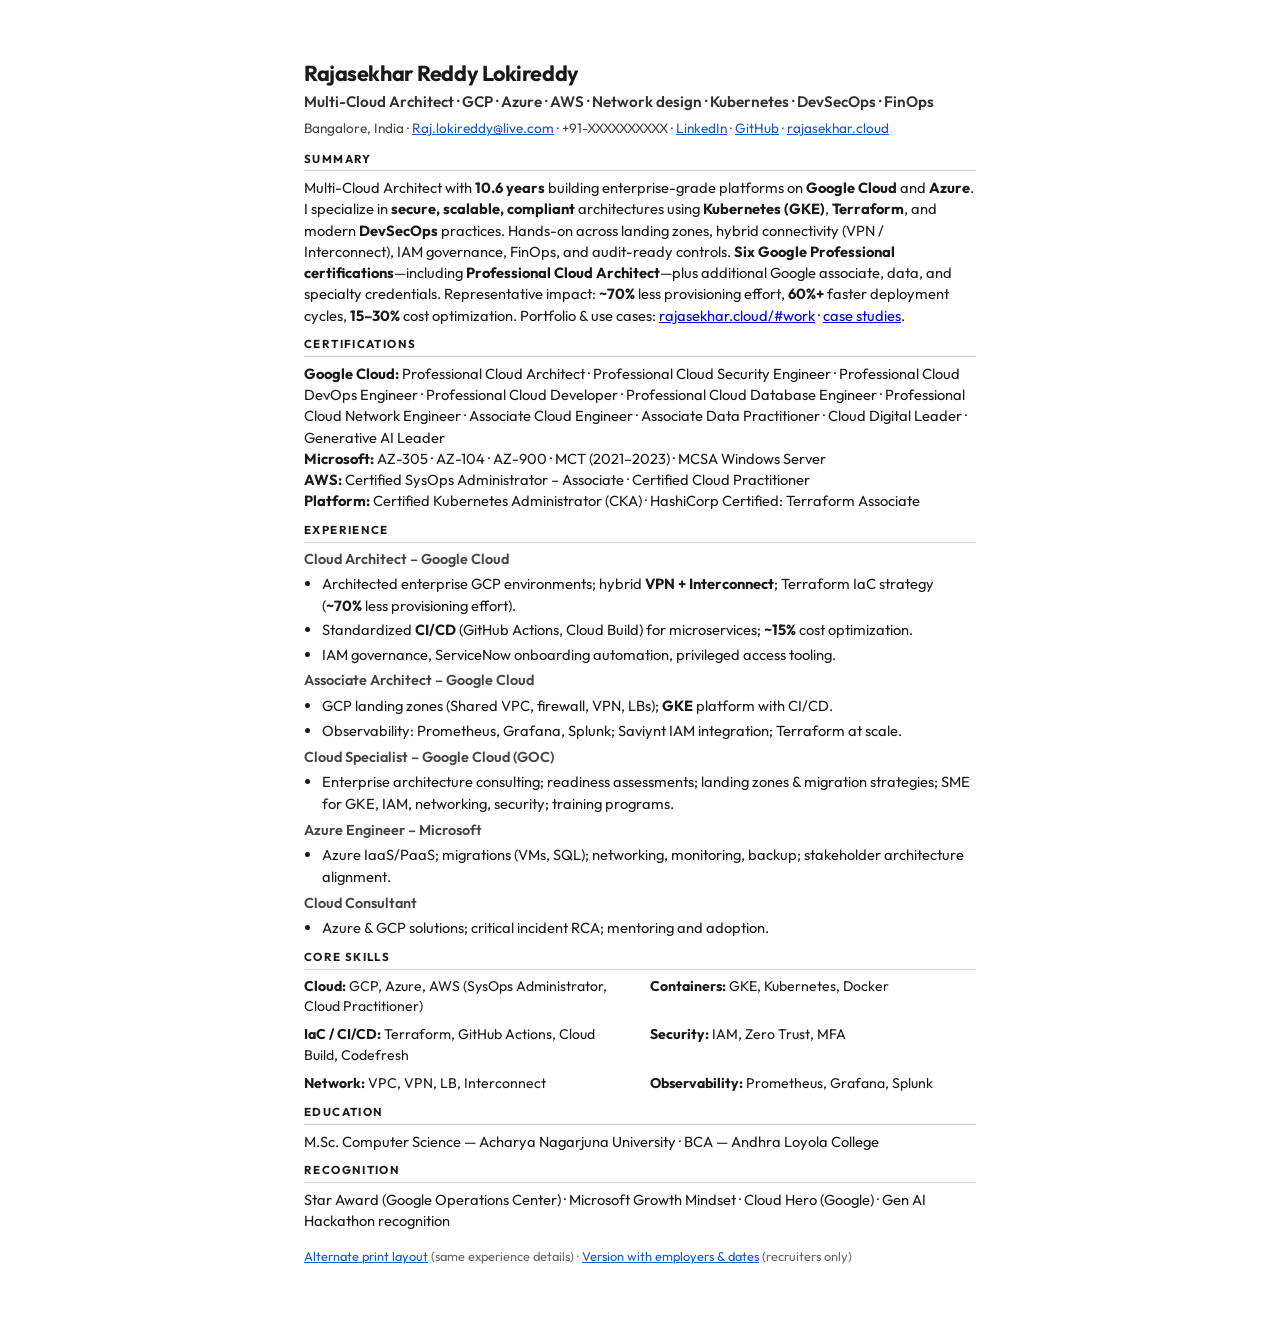
<file: resume/index.html>
<!DOCTYPE html>
<html lang="en">
<head>
  <meta charset="UTF-8" />
  <meta name="viewport" content="width=device-width, initial-scale=1" />
  <title>Rajasekhar Reddy Lokireddy — Resume</title>
  <link rel="preconnect" href="https://fonts.googleapis.com" />
  <link rel="preconnect" href="https://fonts.gstatic.com" crossorigin />
  <link href="https://fonts.googleapis.com/css2?family=Outfit:wght@400;500;600&display=swap" rel="stylesheet" />
  <style>
    * { box-sizing: border-box; }
    body { font-family: Outfit, system-ui, sans-serif; font-size: 11pt; line-height: 1.45; color: #1a1a1a; max-width: 8.5in; margin: 0 auto; padding: 0.6in 0.75in; }
    h1 { font-size: 1.35rem; margin: 0 0 0.15rem; letter-spacing: -0.02em; }
    .tagline { font-size: 0.95rem; font-weight: 600; color: #333; margin: 0 0 0.35rem; }
    .contact { font-size: 0.85rem; color: #444; margin-bottom: 0.75rem; }
    .contact a { color: #1a56c4; }
    h2 { font-size: 0.72rem; text-transform: uppercase; letter-spacing: 0.12em; border-bottom: 1px solid #ccc; padding-bottom: 0.2rem; margin: 0.65rem 0 0.35rem; }
    p { margin: 0 0 0.4rem; }
    ul { margin: 0 0 0.35rem; padding-left: 1.1rem; }
    li { margin-bottom: 0.2rem; }
    .role { font-weight: 600; }
    .meta { font-size: 0.9rem; color: #444; margin-bottom: 0.25rem; }
    .resume-recruiter { font-size: 0.8rem; color: #666; margin-top: 1rem; }
    .resume-recruiter a { color: #1a56c4; }
    .cols { display: grid; grid-template-columns: 1fr 1fr; gap: 0.5rem 1.25rem; font-size: 0.88rem; }
    @media print {
      body { padding: 0.4in 0.55in; }
      a { color: #000; text-decoration: none; }
    }
  </style>
</head>
<body>
  <h1>Rajasekhar Reddy Lokireddy</h1>
  <p class="tagline">Multi-Cloud Architect · GCP · Azure · AWS · Network design · Kubernetes · DevSecOps · FinOps</p>
  <p class="contact">
    Bangalore, India ·
    <a href="mailto:Raj.lokireddy@live.com">Raj.lokireddy@live.com</a> ·
    +91-XXXXXXXXXX ·
    <a href="https://www.linkedin.com/in/rajasekhar-reddy-lokireddy-64359775/">LinkedIn</a> ·
    <a href="https://github.com/Raja-code-cloud/rajasekhar-cloud">GitHub</a> ·
    <a href="https://rajasekhar.cloud/">rajasekhar.cloud</a>
  </p>

  <h2>Summary</h2>
  <p>
    Multi-Cloud Architect with <strong>10.6 years</strong> building enterprise-grade platforms on
    <strong>Google Cloud</strong> and <strong>Azure</strong>. I specialize in
    <strong>secure, scalable, compliant</strong> architectures using <strong>Kubernetes (GKE)</strong>,
    <strong>Terraform</strong>, and modern <strong>DevSecOps</strong> practices. Hands-on across landing zones,
    hybrid connectivity (VPN / Interconnect), IAM governance, FinOps, and audit-ready controls.
    <strong>Six Google Professional certifications</strong>—including <strong>Professional Cloud Architect</strong>—plus
    additional Google associate, data, and specialty credentials.
    Representative impact: <strong>~70%</strong> less provisioning effort, <strong>60%+</strong> faster deployment cycles,
    <strong>15–30%</strong> cost optimization. Portfolio &amp; use cases:
    <a href="https://rajasekhar.cloud/#work">rajasekhar.cloud/#work</a> ·
    <a href="https://rajasekhar.cloud/#case-studies">case studies</a>.
  </p>

  <h2>Certifications</h2>
  <p>
    <strong>Google Cloud:</strong> Professional Cloud Architect · Professional Cloud Security Engineer · Professional
    Cloud DevOps Engineer · Professional Cloud Developer · Professional Cloud Database Engineer · Professional Cloud
    Network Engineer · Associate Cloud Engineer · Associate Data Practitioner · Cloud Digital Leader · Generative AI
    Leader<br />
    <strong>Microsoft:</strong> AZ-305 · AZ-104 · AZ-900 · MCT (2021–2023) · MCSA Windows Server<br />
    <strong>AWS:</strong> Certified SysOps Administrator – Associate · Certified Cloud Practitioner<br />
    <strong>Platform:</strong> Certified Kubernetes Administrator (CKA) · HashiCorp Certified: Terraform Associate
  </p>

  <h2>Experience</h2>
  <p class="meta"><span class="role">Cloud Architect – Google Cloud</span></p>
  <ul>
    <li>Architected enterprise GCP environments; hybrid <strong>VPN + Interconnect</strong>; Terraform IaC strategy (<strong>~70%</strong> less provisioning effort).</li>
    <li>Standardized <strong>CI/CD</strong> (GitHub Actions, Cloud Build) for microservices; <strong>~15%</strong> cost optimization.</li>
    <li>IAM governance, ServiceNow onboarding automation, privileged access tooling.</li>
  </ul>
  <p class="meta"><span class="role">Associate Architect – Google Cloud</span></p>
  <ul>
    <li>GCP landing zones (Shared VPC, firewall, VPN, LBs); <strong>GKE</strong> platform with CI/CD.</li>
    <li>Observability: Prometheus, Grafana, Splunk; Saviynt IAM integration; Terraform at scale.</li>
  </ul>
  <p class="meta"><span class="role">Cloud Specialist – Google Cloud (GOC)</span></p>
  <ul>
    <li>Enterprise architecture consulting; readiness assessments; landing zones &amp; migration strategies; SME for GKE, IAM, networking, security; training programs.</li>
  </ul>
  <p class="meta"><span class="role">Azure Engineer – Microsoft</span></p>
  <ul>
    <li>Azure IaaS/PaaS; migrations (VMs, SQL); networking, monitoring, backup; stakeholder architecture alignment.</li>
  </ul>
  <p class="meta"><span class="role">Cloud Consultant</span></p>
  <ul>
    <li>Azure &amp; GCP solutions; critical incident RCA; mentoring and adoption.</li>
  </ul>

  <h2>Core skills</h2>
  <div class="cols">
    <div><strong>Cloud:</strong> GCP, Azure, AWS (SysOps Administrator, Cloud Practitioner)</div>
    <div><strong>Containers:</strong> GKE, Kubernetes, Docker</div>
    <div><strong>IaC / CI/CD:</strong> Terraform, GitHub Actions, Cloud Build, Codefresh</div>
    <div><strong>Security:</strong> IAM, Zero Trust, MFA</div>
    <div><strong>Network:</strong> VPC, VPN, LB, Interconnect</div>
    <div><strong>Observability:</strong> Prometheus, Grafana, Splunk</div>
  </div>

  <h2>Education</h2>
  <p>M.Sc. Computer Science — Acharya Nagarjuna University · BCA — Andhra Loyola College</p>

  <h2>Recognition</h2>
  <p>Star Award (Google Operations Center) · Microsoft Growth Mindset · Cloud Hero (Google) · Gen AI Hackathon recognition</p>

  <p class="resume-recruiter"><a href="print.html">Alternate print layout</a> (same experience details) · <a href="private.html">Version with employers &amp; dates</a> (recruiters only)</p>
</body>
</html>
</file>
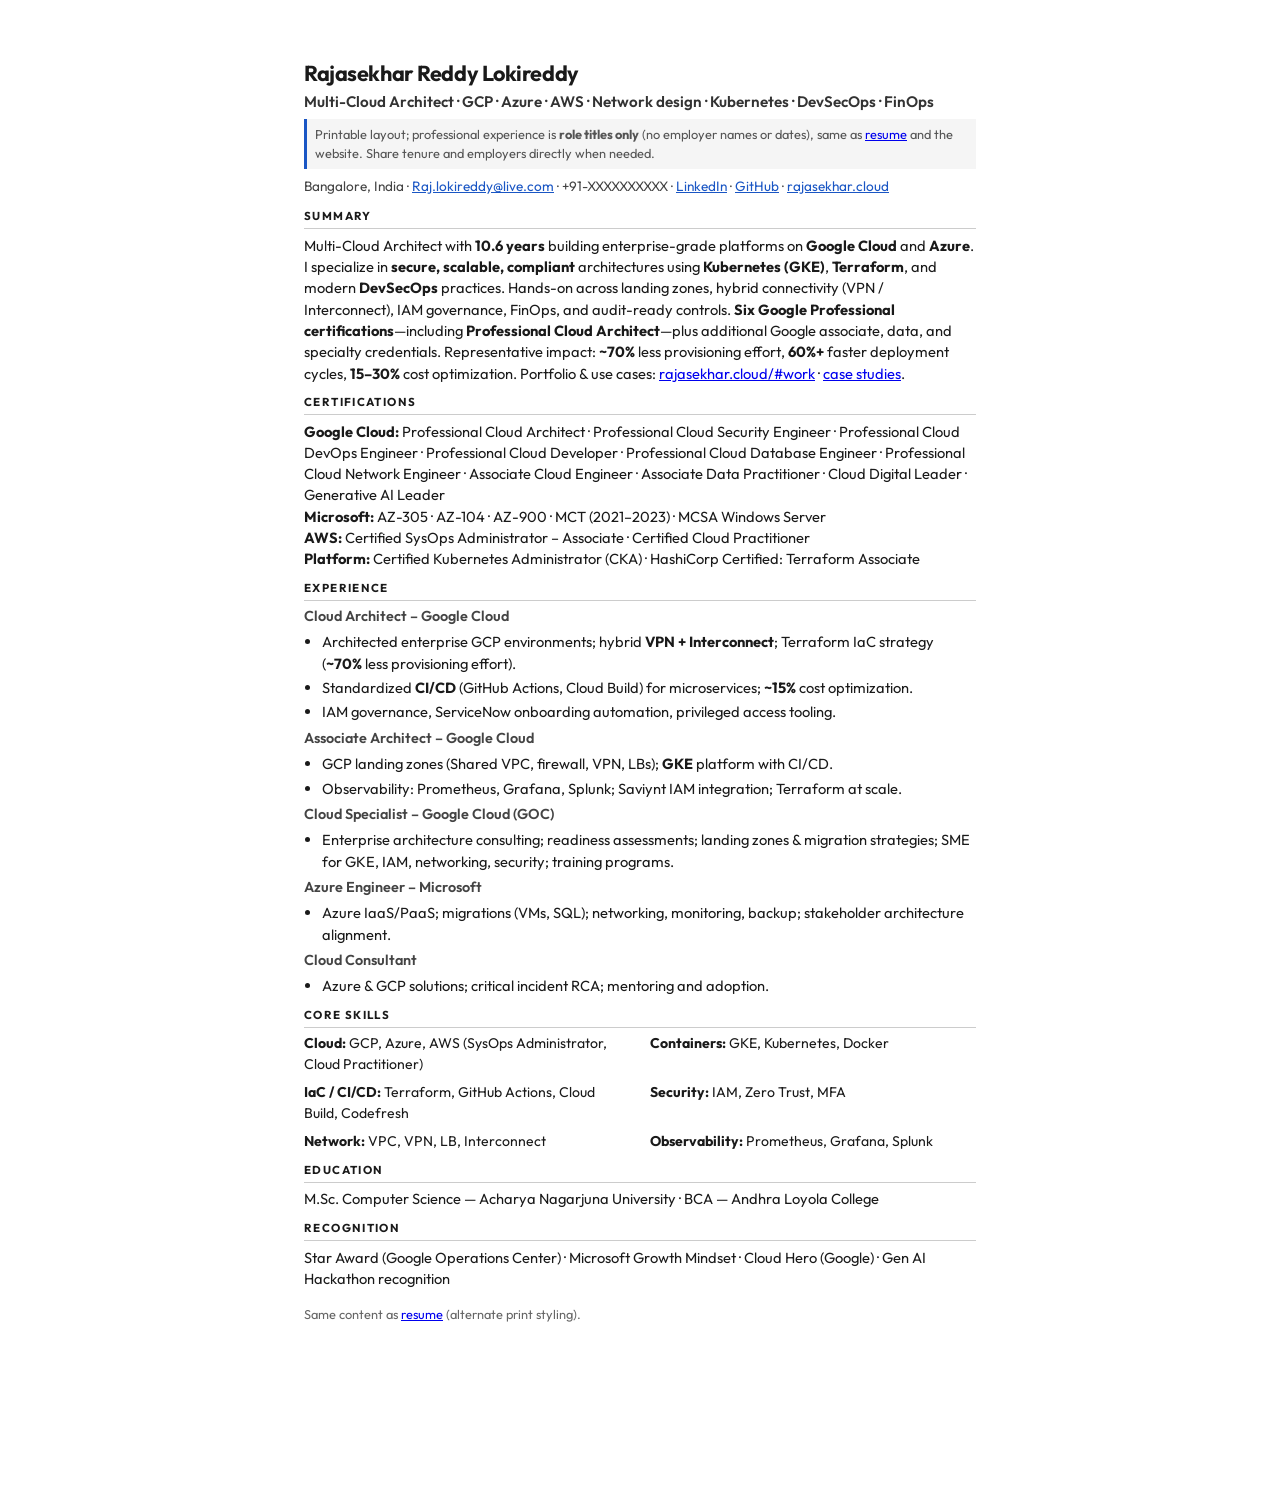
<file: resume-full.html>
<!DOCTYPE html>
<html lang="en">
<head>
  <meta charset="UTF-8" />
  <meta http-equiv="refresh" content="0; url=resume/print.html" />
  <link rel="canonical" href="https://rajasekhar.cloud/resume/print.html" />
  <title>Résumé (print) — moved</title>
</head>
<body>
  <p>Moved to <a href="resume/print.html">rajasekhar.cloud/resume/print.html</a>.</p>
</body>
</html>
</file>
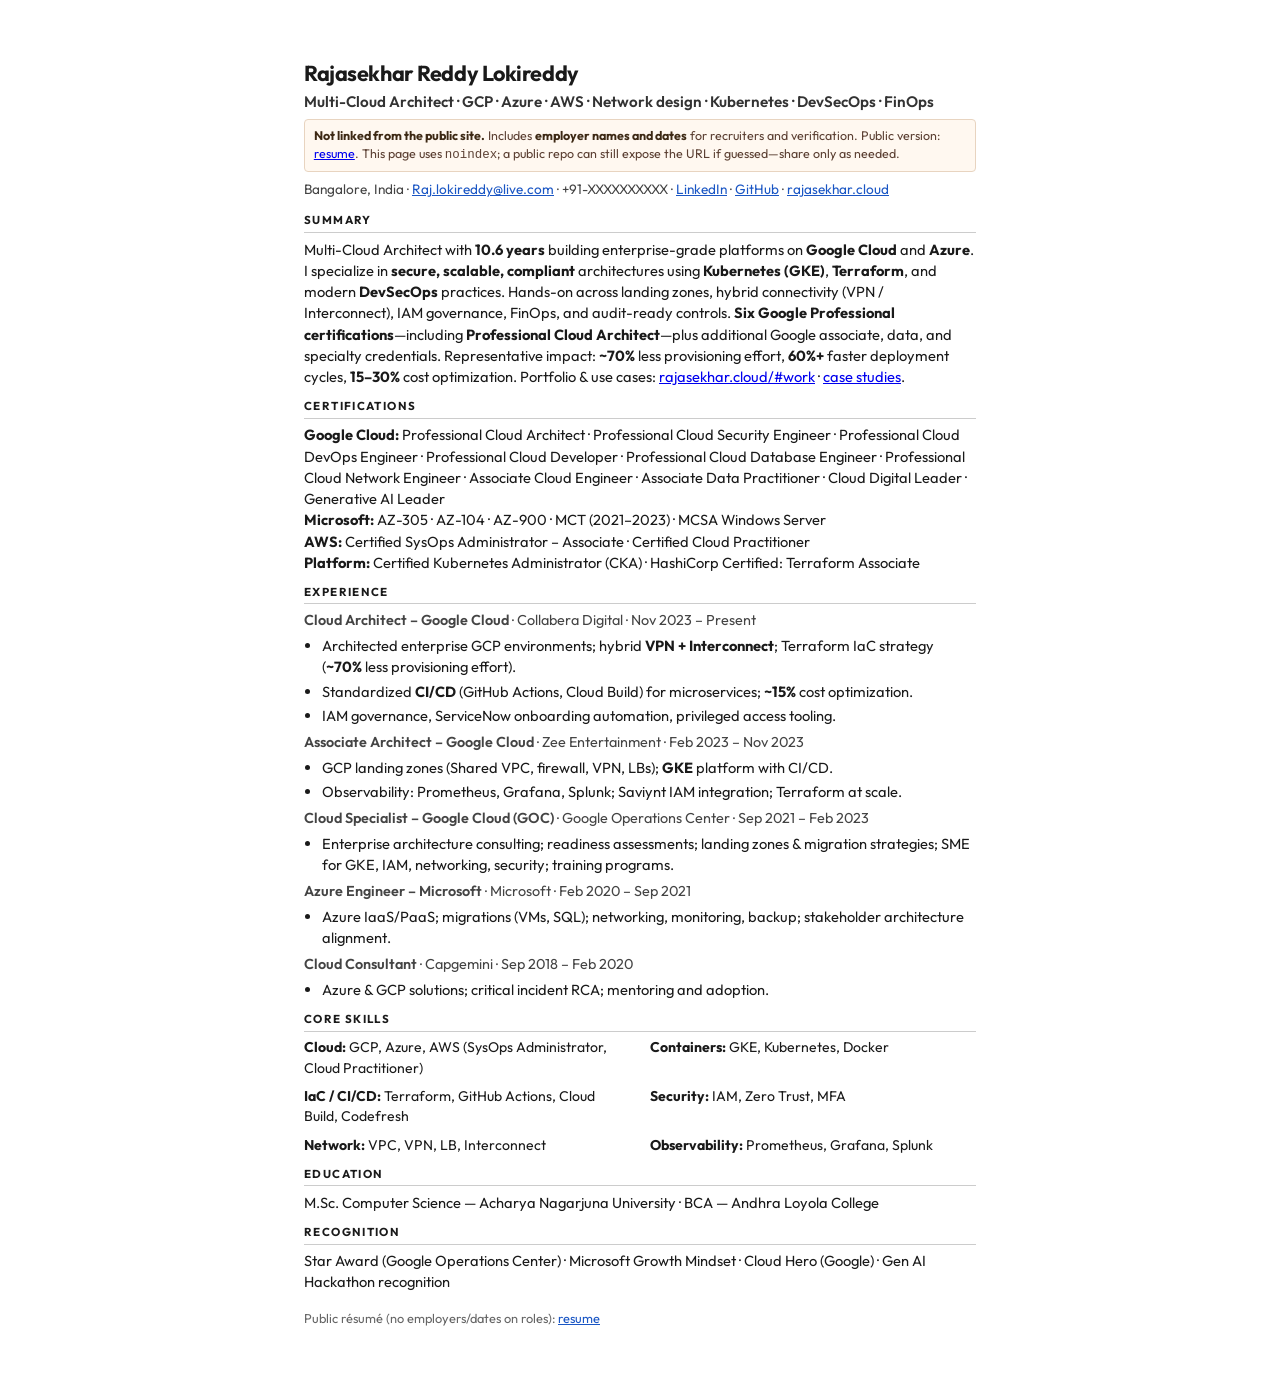
<file: resume-private.html>
<!DOCTYPE html>
<html lang="en">
<head>
  <meta charset="UTF-8" />
  <meta http-equiv="refresh" content="0; url=resume/private.html" />
  <link rel="canonical" href="https://rajasekhar.cloud/resume/private.html" />
  <title>Résumé (recruiters) — moved</title>
</head>
<body>
  <p>Moved to <a href="resume/private.html">rajasekhar.cloud/resume/private.html</a>.</p>
</body>
</html>
</file>
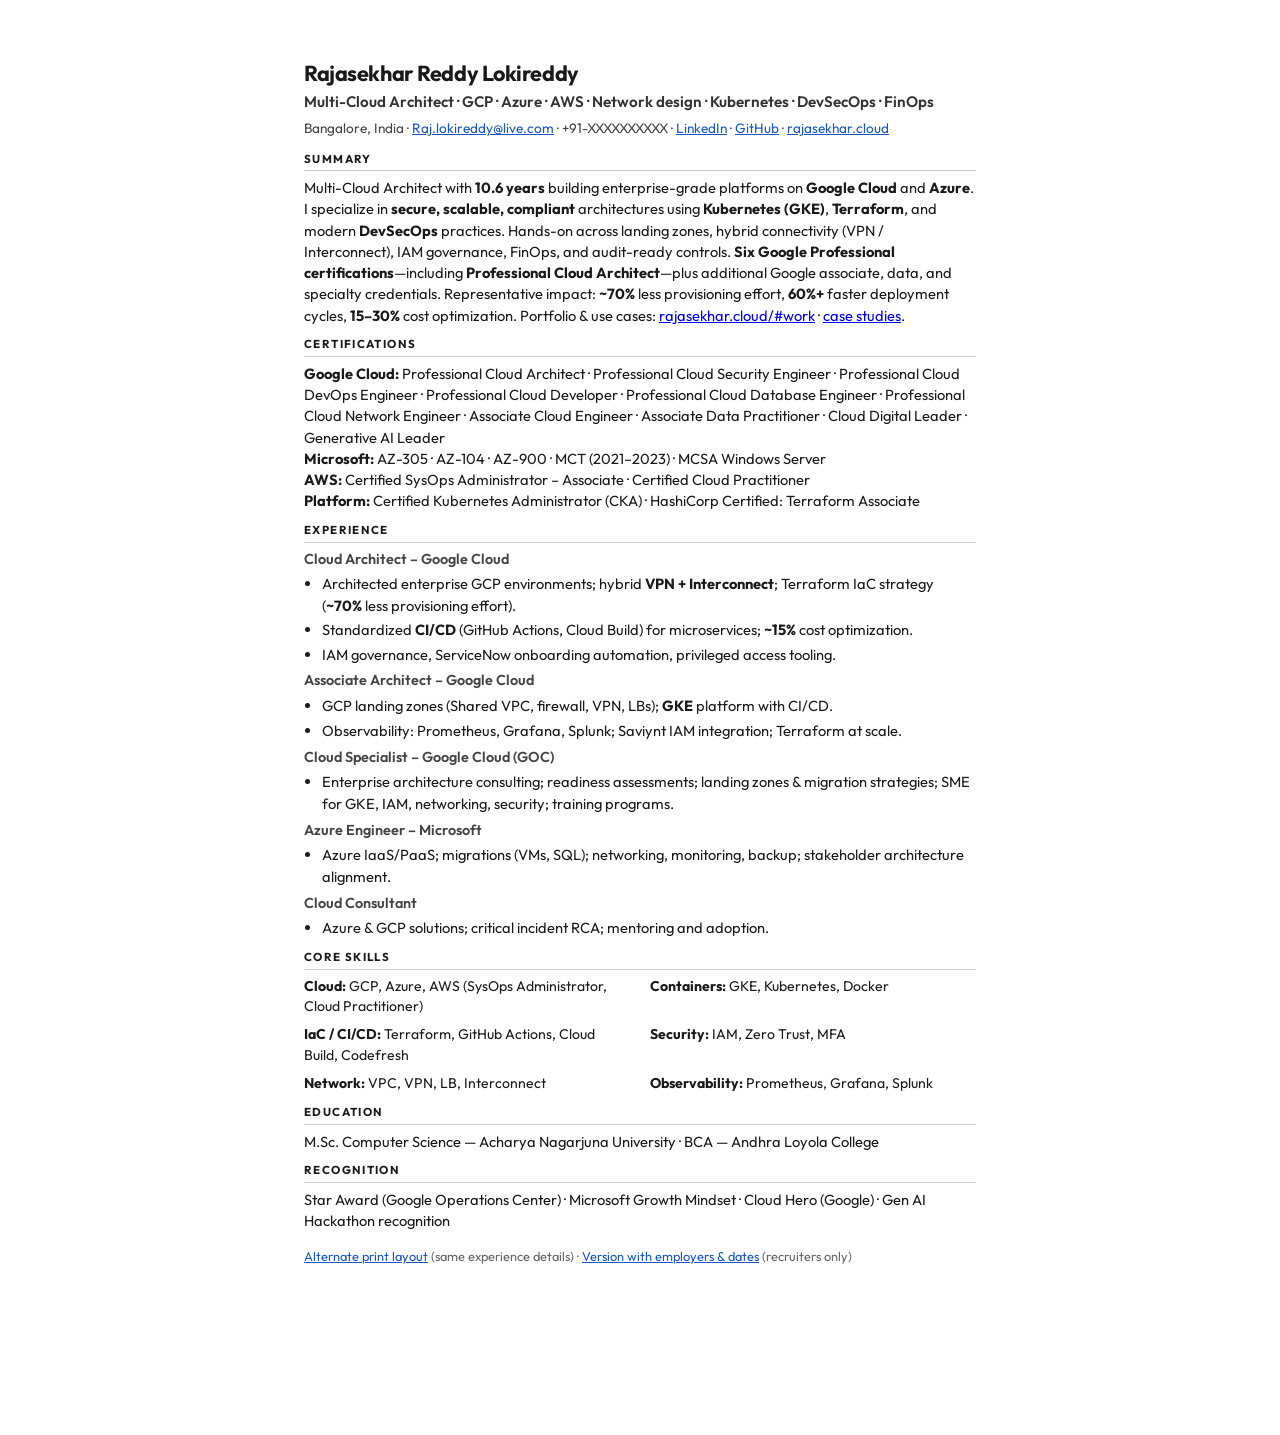
<file: resume.html>
<!DOCTYPE html>
<html lang="en">
<head>
  <meta charset="UTF-8" />
  <meta http-equiv="refresh" content="0; url=resume/" />
  <link rel="canonical" href="https://rajasekhar.cloud/resume/" />
  <title>Résumé — moved</title>
</head>
<body>
  <p>This résumé lives at <a href="resume/">rajasekhar.cloud/resume/</a>.</p>
</body>
</html>
</file>
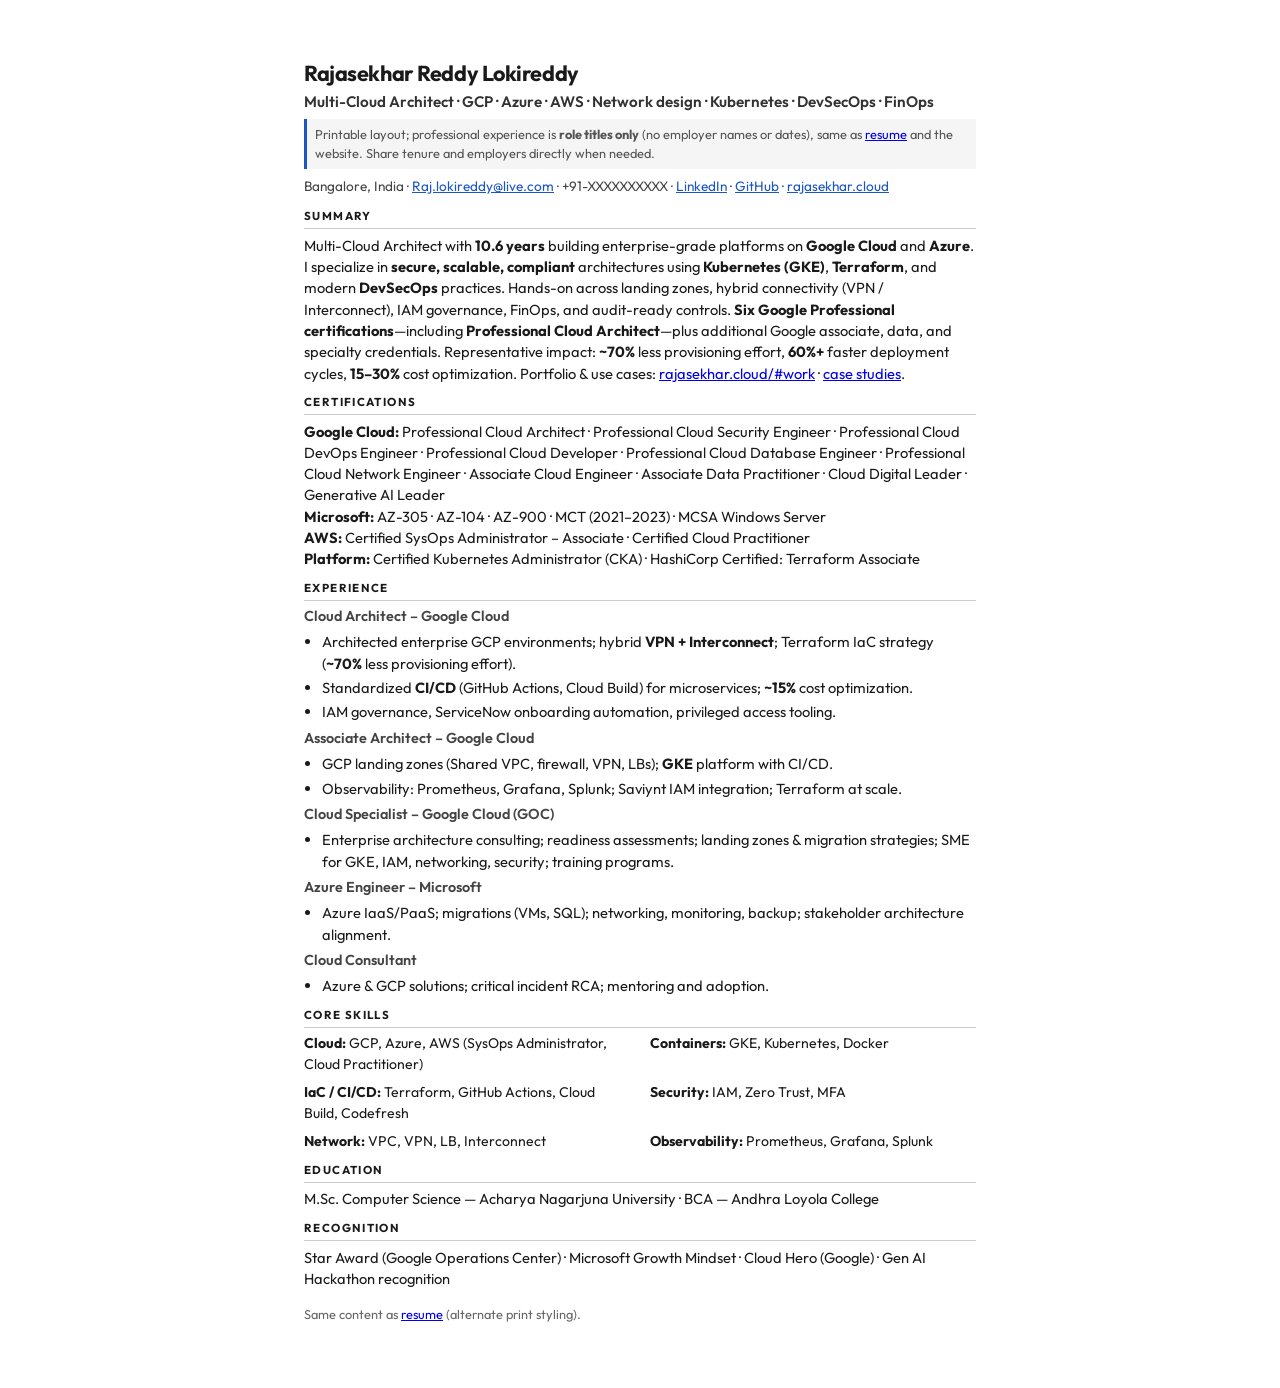
<file: resume/print.html>
<!DOCTYPE html>
<html lang="en">
<head>
  <meta charset="UTF-8" />
  <meta name="viewport" content="width=device-width, initial-scale=1" />
  <meta name="robots" content="noindex, nofollow" />
  <title>Rajasekhar Reddy Lokireddy — Resume (print layout)</title>
  <link rel="preconnect" href="https://fonts.googleapis.com" />
  <link rel="preconnect" href="https://fonts.gstatic.com" crossorigin />
  <link href="https://fonts.googleapis.com/css2?family=Outfit:wght@400;500;600&display=swap" rel="stylesheet" />
  <style>
    * { box-sizing: border-box; }
    body { font-family: Outfit, system-ui, sans-serif; font-size: 11pt; line-height: 1.45; color: #1a1a1a; max-width: 8.5in; margin: 0 auto; padding: 0.6in 0.75in; }
    h1 { font-size: 1.35rem; margin: 0 0 0.15rem; letter-spacing: -0.02em; }
    .tagline { font-size: 0.95rem; font-weight: 600; color: #333; margin: 0 0 0.35rem; }
    .recruiter-note { font-size: 0.8rem; color: #555; margin: 0 0 0.5rem; padding: 0.4rem 0.5rem; background: #f5f5f5; border-left: 3px solid #1a56c4; }
    .contact { font-size: 0.85rem; color: #444; margin-bottom: 0.75rem; }
    .contact a { color: #1a56c4; }
    h2 { font-size: 0.72rem; text-transform: uppercase; letter-spacing: 0.12em; border-bottom: 1px solid #ccc; padding-bottom: 0.2rem; margin: 0.65rem 0 0.35rem; }
    p { margin: 0 0 0.4rem; }
    ul { margin: 0 0 0.35rem; padding-left: 1.1rem; }
    li { margin-bottom: 0.2rem; }
    .role { font-weight: 600; }
    .meta { font-size: 0.9rem; color: #444; margin-bottom: 0.25rem; }
    .cols { display: grid; grid-template-columns: 1fr 1fr; gap: 0.5rem 1.25rem; font-size: 0.88rem; }
    .footer-alt { font-size: 0.8rem; color: #666; margin-top: 1rem; }
    @media print {
      body { padding: 0.4in 0.55in; }
      a { color: #000; text-decoration: none; }
      .recruiter-note, .footer-alt { display: none; }
    }
  </style>
</head>
<body>
  <h1>Rajasekhar Reddy Lokireddy</h1>
  <p class="tagline">Multi-Cloud Architect · GCP · Azure · AWS · Network design · Kubernetes · DevSecOps · FinOps</p>
  <p class="recruiter-note">
    Printable layout; professional experience is <strong>role titles only</strong> (no employer names or dates), same as
    <a href="index.html">resume</a> and the website. Share tenure and employers directly when needed.
  </p>
  <p class="contact">
    Bangalore, India &middot;
    <a href="mailto:Raj.lokireddy@live.com">Raj.lokireddy@live.com</a> &middot;
    +91-XXXXXXXXXX &middot;
    <a href="https://www.linkedin.com/in/rajasekhar-reddy-lokireddy-64359775/">LinkedIn</a> &middot;
    <a href="https://github.com/Raja-code-cloud/rajasekhar-cloud">GitHub</a> &middot;
    <a href="https://rajasekhar.cloud/">rajasekhar.cloud</a>
  </p>

  <h2>Summary</h2>
  <p>
    Multi-Cloud Architect with <strong>10.6 years</strong> building enterprise-grade platforms on
    <strong>Google Cloud</strong> and <strong>Azure</strong>. I specialize in
    <strong>secure, scalable, compliant</strong> architectures using <strong>Kubernetes (GKE)</strong>,
    <strong>Terraform</strong>, and modern <strong>DevSecOps</strong> practices. Hands-on across landing zones,
    hybrid connectivity (VPN / Interconnect), IAM governance, FinOps, and audit-ready controls.
    <strong>Six Google Professional certifications</strong>—including <strong>Professional Cloud Architect</strong>—plus
    additional Google associate, data, and specialty credentials.
    Representative impact: <strong>~70%</strong> less provisioning effort, <strong>60%+</strong> faster deployment cycles,
    <strong>15&ndash;30%</strong> cost optimization. Portfolio &amp; use cases:
    <a href="https://rajasekhar.cloud/#work">rajasekhar.cloud/#work</a> &middot;
    <a href="https://rajasekhar.cloud/#case-studies">case studies</a>.
  </p>

  <h2>Certifications</h2>
  <p>
    <strong>Google Cloud:</strong> Professional Cloud Architect &middot; Professional Cloud Security Engineer &middot; Professional
    Cloud DevOps Engineer &middot; Professional Cloud Developer &middot; Professional Cloud Database Engineer &middot; Professional Cloud
    Network Engineer &middot; Associate Cloud Engineer &middot; Associate Data Practitioner &middot; Cloud Digital Leader &middot; Generative AI Leader<br />
    <strong>Microsoft:</strong> AZ-305 &middot; AZ-104 &middot; AZ-900 &middot; MCT (2021&ndash;2023) &middot; MCSA Windows Server<br />
    <strong>AWS:</strong> Certified SysOps Administrator &ndash; Associate &middot; Certified Cloud Practitioner<br />
    <strong>Platform:</strong> Certified Kubernetes Administrator (CKA) &middot; HashiCorp Certified: Terraform Associate
  </p>

  <h2>Experience</h2>
  <p class="meta"><span class="role">Cloud Architect &ndash; Google Cloud</span></p>
  <ul>
    <li>Architected enterprise GCP environments; hybrid <strong>VPN + Interconnect</strong>; Terraform IaC strategy (<strong>~70%</strong> less provisioning effort).</li>
    <li>Standardized <strong>CI/CD</strong> (GitHub Actions, Cloud Build) for microservices; <strong>~15%</strong> cost optimization.</li>
    <li>IAM governance, ServiceNow onboarding automation, privileged access tooling.</li>
  </ul>
  <p class="meta"><span class="role">Associate Architect &ndash; Google Cloud</span></p>
  <ul>
    <li>GCP landing zones (Shared VPC, firewall, VPN, LBs); <strong>GKE</strong> platform with CI/CD.</li>
    <li>Observability: Prometheus, Grafana, Splunk; Saviynt IAM integration; Terraform at scale.</li>
  </ul>
  <p class="meta"><span class="role">Cloud Specialist &ndash; Google Cloud (GOC)</span></p>
  <ul>
    <li>Enterprise architecture consulting; readiness assessments; landing zones &amp; migration strategies; SME for GKE, IAM, networking, security; training programs.</li>
  </ul>
  <p class="meta"><span class="role">Azure Engineer &ndash; Microsoft</span></p>
  <ul>
    <li>Azure IaaS/PaaS; migrations (VMs, SQL); networking, monitoring, backup; stakeholder architecture alignment.</li>
  </ul>
  <p class="meta"><span class="role">Cloud Consultant</span></p>
  <ul>
    <li>Azure &amp; GCP solutions; critical incident RCA; mentoring and adoption.</li>
  </ul>

  <h2>Core skills</h2>
  <div class="cols">
    <div><strong>Cloud:</strong> GCP, Azure, AWS (SysOps Administrator, Cloud Practitioner)</div>
    <div><strong>Containers:</strong> GKE, Kubernetes, Docker</div>
    <div><strong>IaC / CI/CD:</strong> Terraform, GitHub Actions, Cloud Build, Codefresh</div>
    <div><strong>Security:</strong> IAM, Zero Trust, MFA</div>
    <div><strong>Network:</strong> VPC, VPN, LB, Interconnect</div>
    <div><strong>Observability:</strong> Prometheus, Grafana, Splunk</div>
  </div>

  <h2>Education</h2>
  <p>M.Sc. Computer Science &mdash; Acharya Nagarjuna University &middot; BCA &mdash; Andhra Loyola College</p>

  <h2>Recognition</h2>
  <p>Star Award (Google Operations Center) &middot; Microsoft Growth Mindset &middot; Cloud Hero (Google) &middot; Gen AI Hackathon recognition</p>

  <p class="footer-alt">Same content as <a href="index.html">resume</a> (alternate print styling).</p>
</body>
</html>
</file>
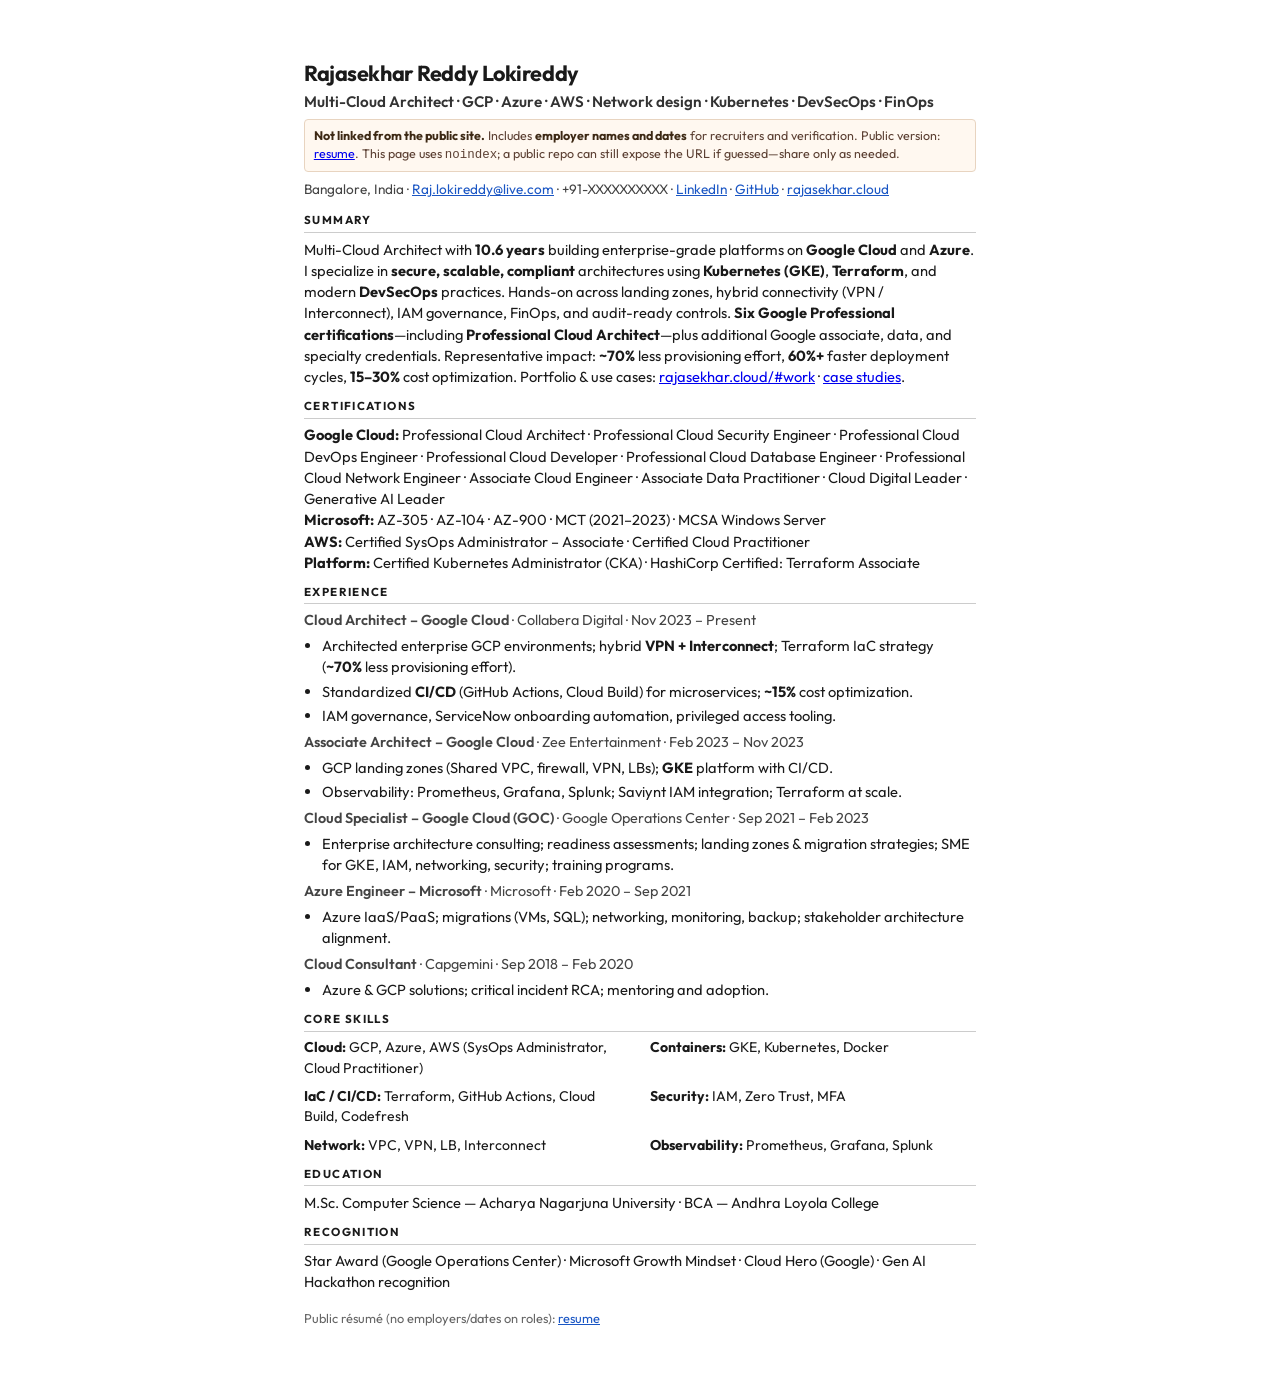
<file: resume/private.html>
<!DOCTYPE html>
<html lang="en">
<head>
  <meta charset="UTF-8" />
  <meta name="viewport" content="width=device-width, initial-scale=1" />
  <meta name="robots" content="noindex, nofollow" />
  <title>Rajasekhar Reddy Lokireddy — Resume (internal / recruiters)</title>
  <link rel="preconnect" href="https://fonts.googleapis.com" />
  <link rel="preconnect" href="https://fonts.gstatic.com" crossorigin />
  <link href="https://fonts.googleapis.com/css2?family=Outfit:wght@400;500;600&display=swap" rel="stylesheet" />
  <style>
    * { box-sizing: border-box; }
    body { font-family: Outfit, system-ui, sans-serif; font-size: 11pt; line-height: 1.45; color: #1a1a1a; max-width: 8.5in; margin: 0 auto; padding: 0.6in 0.75in; }
    h1 { font-size: 1.35rem; margin: 0 0 0.15rem; letter-spacing: -0.02em; }
    .tagline { font-size: 0.95rem; font-weight: 600; color: #333; margin: 0 0 0.35rem; }
    .private-note { font-size: 0.78rem; color: #5c4033; margin: 0 0 0.5rem; padding: 0.45rem 0.55rem; background: #fff8f0; border: 1px solid #e8d4c0; border-radius: 4px; }
    .private-note strong { color: #3d2914; }
    .contact { font-size: 0.85rem; color: #444; margin-bottom: 0.75rem; }
    .contact a { color: #1a56c4; }
    h2 { font-size: 0.72rem; text-transform: uppercase; letter-spacing: 0.12em; border-bottom: 1px solid #ccc; padding-bottom: 0.2rem; margin: 0.65rem 0 0.35rem; }
    p { margin: 0 0 0.4rem; }
    ul { margin: 0 0 0.35rem; padding-left: 1.1rem; }
    li { margin-bottom: 0.2rem; }
    .role { font-weight: 600; }
    .meta { font-size: 0.9rem; color: #444; margin-bottom: 0.25rem; }
    .footer-public { font-size: 0.8rem; color: #666; margin-top: 1rem; }
    .footer-public a { color: #1a56c4; }
    .cols { display: grid; grid-template-columns: 1fr 1fr; gap: 0.5rem 1.25rem; font-size: 0.88rem; }
    @media print {
      body { padding: 0.4in 0.55in; }
      a { color: #000; text-decoration: none; }
      .private-note, .footer-public { display: none; }
    }
  </style>
</head>
<body>
  <h1>Rajasekhar Reddy Lokireddy</h1>
  <p class="tagline">Multi-Cloud Architect · GCP · Azure · AWS · Network design · Kubernetes · DevSecOps · FinOps</p>
  <p class="private-note">
    <strong>Not linked from the public site.</strong> Includes <strong>employer names and dates</strong> for recruiters and verification.
    Public version: <a href="index.html">resume</a>. This page uses <code>noindex</code>; a public repo can still expose the URL if guessed—share only as needed.
  </p>
  <p class="contact">
    Bangalore, India ·
    <a href="mailto:Raj.lokireddy@live.com">Raj.lokireddy@live.com</a> ·
    +91-XXXXXXXXXX ·
    <a href="https://www.linkedin.com/in/rajasekhar-reddy-lokireddy-64359775/">LinkedIn</a> ·
    <a href="https://github.com/Raja-code-cloud/rajasekhar-cloud">GitHub</a> ·
    <a href="https://rajasekhar.cloud/">rajasekhar.cloud</a>
  </p>

  <h2>Summary</h2>
  <p>
    Multi-Cloud Architect with <strong>10.6 years</strong> building enterprise-grade platforms on
    <strong>Google Cloud</strong> and <strong>Azure</strong>. I specialize in
    <strong>secure, scalable, compliant</strong> architectures using <strong>Kubernetes (GKE)</strong>,
    <strong>Terraform</strong>, and modern <strong>DevSecOps</strong> practices. Hands-on across landing zones,
    hybrid connectivity (VPN / Interconnect), IAM governance, FinOps, and audit-ready controls.
    <strong>Six Google Professional certifications</strong>—including <strong>Professional Cloud Architect</strong>—plus
    additional Google associate, data, and specialty credentials.
    Representative impact: <strong>~70%</strong> less provisioning effort, <strong>60%+</strong> faster deployment cycles,
    <strong>15–30%</strong> cost optimization. Portfolio &amp; use cases:
    <a href="https://rajasekhar.cloud/#work">rajasekhar.cloud/#work</a> ·
    <a href="https://rajasekhar.cloud/#case-studies">case studies</a>.
  </p>

  <h2>Certifications</h2>
  <p>
    <strong>Google Cloud:</strong> Professional Cloud Architect · Professional Cloud Security Engineer · Professional
    Cloud DevOps Engineer · Professional Cloud Developer · Professional Cloud Database Engineer · Professional Cloud
    Network Engineer · Associate Cloud Engineer · Associate Data Practitioner · Cloud Digital Leader · Generative AI
    Leader<br />
    <strong>Microsoft:</strong> AZ-305 · AZ-104 · AZ-900 · MCT (2021–2023) · MCSA Windows Server<br />
    <strong>AWS:</strong> Certified SysOps Administrator – Associate · Certified Cloud Practitioner<br />
    <strong>Platform:</strong> Certified Kubernetes Administrator (CKA) · HashiCorp Certified: Terraform Associate
  </p>

  <h2>Experience</h2>
  <p class="meta"><span class="role">Cloud Architect – Google Cloud</span> · Collabera Digital · Nov 2023 – Present</p>
  <ul>
    <li>Architected enterprise GCP environments; hybrid <strong>VPN + Interconnect</strong>; Terraform IaC strategy (<strong>~70%</strong> less provisioning effort).</li>
    <li>Standardized <strong>CI/CD</strong> (GitHub Actions, Cloud Build) for microservices; <strong>~15%</strong> cost optimization.</li>
    <li>IAM governance, ServiceNow onboarding automation, privileged access tooling.</li>
  </ul>
  <p class="meta"><span class="role">Associate Architect – Google Cloud</span> · Zee Entertainment · Feb 2023 – Nov 2023</p>
  <ul>
    <li>GCP landing zones (Shared VPC, firewall, VPN, LBs); <strong>GKE</strong> platform with CI/CD.</li>
    <li>Observability: Prometheus, Grafana, Splunk; Saviynt IAM integration; Terraform at scale.</li>
  </ul>
  <p class="meta"><span class="role">Cloud Specialist – Google Cloud (GOC)</span> · Google Operations Center · Sep 2021 – Feb 2023</p>
  <ul>
    <li>Enterprise architecture consulting; readiness assessments; landing zones &amp; migration strategies; SME for GKE, IAM, networking, security; training programs.</li>
  </ul>
  <p class="meta"><span class="role">Azure Engineer – Microsoft</span> · Microsoft · Feb 2020 – Sep 2021</p>
  <ul>
    <li>Azure IaaS/PaaS; migrations (VMs, SQL); networking, monitoring, backup; stakeholder architecture alignment.</li>
  </ul>
  <p class="meta"><span class="role">Cloud Consultant</span> · Capgemini · Sep 2018 – Feb 2020</p>
  <ul>
    <li>Azure &amp; GCP solutions; critical incident RCA; mentoring and adoption.</li>
  </ul>

  <h2>Core skills</h2>
  <div class="cols">
    <div><strong>Cloud:</strong> GCP, Azure, AWS (SysOps Administrator, Cloud Practitioner)</div>
    <div><strong>Containers:</strong> GKE, Kubernetes, Docker</div>
    <div><strong>IaC / CI/CD:</strong> Terraform, GitHub Actions, Cloud Build, Codefresh</div>
    <div><strong>Security:</strong> IAM, Zero Trust, MFA</div>
    <div><strong>Network:</strong> VPC, VPN, LB, Interconnect</div>
    <div><strong>Observability:</strong> Prometheus, Grafana, Splunk</div>
  </div>

  <h2>Education</h2>
  <p>M.Sc. Computer Science — Acharya Nagarjuna University · BCA — Andhra Loyola College</p>

  <h2>Recognition</h2>
  <p>Star Award (Google Operations Center) · Microsoft Growth Mindset · Cloud Hero (Google) · Gen AI Hackathon recognition</p>

  <p class="footer-public">Public résumé (no employers/dates on roles): <a href="index.html">resume</a></p>
</body>
</html>
</file>
<file: styles.css>
:root {
  --bg: #0a0a0a;
  --bg-elevated: #141414;
  --text: #f0eeea;
  --text-muted: #a8a49c;
  --accent: #d4b56a;
  --accent-muted: #a08b52;
  --accent-soft: rgba(212, 181, 106, 0.12);
  --border: rgba(255, 255, 255, 0.07);
  /* Cloud brand accents (theme tie-in; logos are trademarks of their owners) */
  --cloud-gcp: #4285f4;
  --cloud-azure: #0078d4;
  --cloud-aws: #ff9900;
  --font-sans: "Outfit", system-ui, sans-serif;
  --font-serif: "Instrument Serif", Georgia, serif;
  --space-xs: 0.5rem;
  --space-sm: 1rem;
  --space-md: 1.5rem;
  --space-lg: 2.5rem;
  --space-xl: 4rem;
  --space-2xl: 6rem;
  --radius: 12px;
  --max-width: 1140px;
  --header-h: 4rem;
  --ease-out: cubic-bezier(0.22, 1, 0.36, 1);
}

main section[id] {
  scroll-margin-top: calc(var(--header-h) + 1rem);
}

*,
*::before,
*::after {
  box-sizing: border-box;
}

html {
  scroll-behavior: smooth;
}

@media (prefers-reduced-motion: reduce) {
  html {
    scroll-behavior: auto;
  }
}

body {
  margin: 0;
  font-family: var(--font-sans);
  font-weight: 400;
  font-size: 1.0625rem;
  line-height: 1.62;
  color: var(--text);
  background-color: var(--bg);
  -webkit-font-smoothing: antialiased;
  font-feature-settings: "kern" 1, "liga" 1;
  position: relative;
}

/* Multi-cloud logos — background only (under gradients & content) */
.cloud-backdrop {
  position: fixed;
  inset: 0;
  z-index: -2;
  pointer-events: none;
  overflow: hidden;
}

.cloud-backdrop__logo {
  position: absolute;
  width: min(44vw, 24rem);
  height: auto;
  opacity: 0.12;
}

.cloud-backdrop__logo--gcp {
  top: 8%;
  right: -4%;
  transform: rotate(-14deg);
  filter: drop-shadow(0 0 3.5rem rgba(66, 133, 244, 0.22));
}

.cloud-backdrop__logo--azure {
  top: 42%;
  left: -6%;
  transform: rotate(10deg);
  width: min(38vw, 19rem);
  filter: drop-shadow(0 0 3rem rgba(0, 120, 212, 0.2));
}

.cloud-backdrop__logo--aws {
  bottom: 6%;
  right: 12%;
  transform: rotate(-8deg);
  width: min(36vw, 18rem);
  filter: drop-shadow(0 0 2.75rem rgba(255, 153, 0, 0.18));
}

@media (max-width: 900px) {
  .cloud-backdrop__logo {
    opacity: 0.085;
  }

  .cloud-backdrop__logo--gcp {
    top: 5%;
    right: -12%;
    width: min(55vw, 14rem);
  }

  .cloud-backdrop__logo--azure {
    top: 38%;
    left: -18%;
    width: min(50vw, 13rem);
  }

  .cloud-backdrop__logo--aws {
    bottom: 12%;
    right: -8%;
    width: min(48vw, 12rem);
  }
}

@media (prefers-reduced-motion: reduce) {
  .cloud-backdrop__logo {
    transform: none;
    filter: none;
  }
}

.reading-progress {
  position: fixed;
  top: 0;
  left: 0;
  height: 3px;
  width: 0;
  z-index: 100;
  pointer-events: none;
  background: linear-gradient(90deg, var(--accent-muted), var(--accent));
  transition: width 0.12s linear;
}

body::before {
  content: "";
  position: fixed;
  inset: 0;
  z-index: -1;
  pointer-events: none;
  /* Sits above .cloud-backdrop (z-index -2) to soften watermark logos */
  background:
    radial-gradient(ellipse 55% 48% at 92% 8%, rgba(66, 133, 244, 0.09), transparent 52%),
    radial-gradient(ellipse 50% 44% at 6% 42%, rgba(0, 120, 212, 0.08), transparent 50%),
    radial-gradient(ellipse 48% 40% at 88% 88%, rgba(255, 153, 0, 0.07), transparent 48%),
    radial-gradient(ellipse 100% 80% at 50% -30%, rgba(212, 181, 106, 0.14), transparent 55%),
    radial-gradient(ellipse 50% 40% at 100% 20%, rgba(212, 181, 106, 0.05), transparent 50%),
    radial-gradient(ellipse 40% 35% at 0% 80%, rgba(212, 181, 106, 0.04), transparent 45%);
}

@media (max-width: 900px) {
  body.nav-open {
    overflow: hidden;
    touch-action: none;
  }
}

::selection {
  background: var(--accent-soft);
  color: var(--text);
}

:focus {
  outline: none;
}

:focus-visible {
  outline: 2px solid var(--accent);
  outline-offset: 3px;
}

.btn:focus-visible,
.nav-toggle:focus-visible {
  outline-offset: 2px;
}

.site-nav a:focus-visible {
  border-radius: 4px;
}

.skip-link {
  position: absolute;
  left: var(--space-sm);
  top: -100px;
  padding: var(--space-xs) var(--space-sm);
  background: var(--accent);
  color: var(--bg);
  font-weight: 500;
  text-decoration: none;
  border-radius: 4px;
  z-index: 100;
  transition: top 0.2s ease;
}

.skip-link:focus {
  top: var(--space-sm);
  outline: 2px solid var(--text);
  outline-offset: 2px;
}

img {
  max-width: 100%;
  height: auto;
  display: block;
}

a {
  color: var(--accent);
  text-decoration-thickness: 1px;
  text-underline-offset: 0.2em;
}

a:hover {
  color: #e8d49a;
}

code {
  font-size: 0.9em;
  padding: 0.15em 0.4em;
  background: var(--bg-elevated);
  border-radius: 4px;
  border: 1px solid var(--border);
}

.text-muted {
  color: var(--text-muted);
  display: inline-block;
  min-width: 5.5rem;
}

/* Header */
.site-header {
  position: sticky;
  top: 0;
  z-index: 50;
  display: flex;
  align-items: center;
  justify-content: space-between;
  height: var(--header-h);
  padding: 0 var(--space-md);
  max-width: calc(var(--max-width) + var(--space-md) * 2);
  margin: 0 auto;
  background: color-mix(in srgb, var(--bg) 88%, transparent);
  backdrop-filter: blur(12px);
  border-bottom: 1px solid transparent;
}

.site-header.is-scrolled {
  border-bottom-color: var(--border);
  background: color-mix(in srgb, var(--bg) 94%, transparent);
  box-shadow: 0 1px 0 color-mix(in srgb, var(--accent) 6%, transparent);
}

.logo {
  font-family: var(--font-serif);
  font-size: 1.35rem;
  font-weight: 400;
  color: var(--text);
  text-decoration: none;
}

.logo:hover {
  color: var(--accent);
}

.site-nav ul {
  list-style: none;
  margin: 0;
  padding: 0;
  display: flex;
  flex-wrap: wrap;
  gap: var(--space-md);
  justify-content: flex-end;
}

.site-nav a {
  color: var(--text-muted);
  text-decoration: none;
  font-weight: 500;
  font-size: 0.9rem;
  letter-spacing: 0.02em;
}

.site-nav a:hover {
  color: var(--text);
}

.site-nav a.is-active {
  color: var(--accent);
}

.site-nav a.is-active::after {
  content: "";
  display: block;
  height: 2px;
  margin-top: 0.2rem;
  border-radius: 1px;
  background: linear-gradient(90deg, var(--accent), transparent);
  max-width: 100%;
}

@media (max-width: 900px) {
  .site-nav a.is-active::after {
    margin-top: 0.15rem;
    max-width: 2.5rem;
  }
}

.nav-toggle {
  display: none;
  flex-direction: column;
  justify-content: center;
  gap: 6px;
  width: 44px;
  height: 44px;
  padding: 0;
  border: none;
  background: transparent;
  cursor: pointer;
  color: var(--text);
}

.nav-toggle-bar {
  display: block;
  width: 22px;
  height: 2px;
  background: currentColor;
  margin: 0 auto;
  transition: transform 0.2s ease, opacity 0.2s ease;
}

.nav-toggle[aria-expanded="true"] .nav-toggle-bar:first-child {
  transform: translateY(4px) rotate(45deg);
}

.nav-toggle[aria-expanded="true"] .nav-toggle-bar:last-child {
  transform: translateY(-4px) rotate(-45deg);
}

@media (max-width: 900px) {
  .nav-toggle {
    display: flex;
  }

  .site-nav {
    position: fixed;
    inset: var(--header-h) 0 auto 0;
    background: var(--bg);
    border-bottom: 1px solid var(--border);
    padding: var(--space-md);
    transform: translateY(-100%);
    opacity: 0;
    visibility: hidden;
    transition: transform 0.25s ease, opacity 0.25s ease, visibility 0.25s;
  }

  .site-nav.is-open {
    transform: translateY(0);
    opacity: 1;
    visibility: visible;
  }

  .site-nav ul {
    flex-direction: column;
    gap: var(--space-sm);
    justify-content: flex-start;
  }
}

/* Main sections */
main {
  position: relative;
  z-index: 1;
  max-width: var(--max-width);
  margin: 0 auto;
  padding: 0 var(--space-md);
}

.section {
  padding: var(--space-2xl) 0;
  border-top: 1px solid var(--border);
}

.section-head {
  max-width: 40rem;
  margin-bottom: var(--space-lg);
}

.section-head h2 {
  font-family: var(--font-serif);
  font-size: clamp(2rem, 4vw, 2.75rem);
  font-weight: 400;
  margin: 0 0 var(--space-sm);
  letter-spacing: -0.02em;
}

.section-head p {
  margin: 0;
  color: var(--text-muted);
}

.section-head--wide {
  max-width: 48rem;
}

/* Hero */
.hero {
  position: relative;
  min-height: calc(100vh - var(--header-h) - var(--space-xl));
  display: flex;
  flex-direction: column;
  justify-content: center;
  padding: var(--space-xl) 0 var(--space-2xl);
}

.hero::after {
  content: "";
  position: absolute;
  left: 0;
  bottom: 0;
  width: min(28rem, 85vw);
  height: 1px;
  background: linear-gradient(90deg, var(--accent-muted), transparent);
  opacity: 0.5;
  pointer-events: none;
}

.hero-eyebrow {
  margin: 0 0 var(--space-xs);
  font-size: 0.9rem;
  text-transform: uppercase;
  letter-spacing: 0.2em;
  color: var(--text-muted);
}

.hero-title {
  font-family: var(--font-serif);
  font-size: clamp(2.25rem, 6.5vw, 3.75rem);
  font-weight: 400;
  line-height: 1.08;
  margin: 0 0 var(--space-sm);
  letter-spacing: -0.03em;
  max-width: 20ch;
}

.hero-subtitle {
  margin: 0 0 var(--space-sm);
  max-width: 32rem;
  font-size: 1.05rem;
  line-height: 1.5;
  color: color-mix(in srgb, var(--text-muted) 92%, var(--text));
  font-weight: 400;
}

.hero-tagline {
  margin: 0 0 var(--space-md);
  color: var(--accent);
  font-weight: 500;
  font-size: 1rem;
  letter-spacing: 0.04em;
  text-transform: uppercase;
  max-width: 36rem;
  line-height: 1.5;
}

.hero-value {
  margin: 0 0 var(--space-lg);
  max-width: 38rem;
  font-size: 1.08rem;
  line-height: 1.65;
  color: var(--text-muted);
}

.hero-value strong {
  color: var(--text);
  font-weight: 600;
}

.hero-badges {
  list-style: none;
  margin: 0 0 var(--space-md);
  padding: 0;
  display: flex;
  flex-wrap: wrap;
  gap: var(--space-xs) var(--space-md);
  max-width: 40rem;
}

.hero-badges li {
  display: inline-flex;
  align-items: center;
  gap: 0.35rem;
  font-size: 0.88rem;
  font-weight: 500;
  color: var(--text-muted);
  padding: 0.35rem 0.65rem;
  border-radius: 999px;
  border: 1px solid var(--border);
  background: color-mix(in srgb, var(--bg-elevated) 88%, transparent);
}

.hero-badges__ic {
  font-size: 1rem;
  line-height: 1;
}

.hero-meta {
  list-style: none;
  margin: 0 0 var(--space-lg);
  padding: 0;
  display: flex;
  flex-wrap: wrap;
  gap: var(--space-sm) var(--space-lg);
  color: var(--text-muted);
  font-size: 0.98rem;
}

.hero-meta a {
  font-weight: 500;
}

.hero-meta-icon {
  margin-right: 0.25rem;
}

.hero-actions {
  display: flex;
  flex-wrap: wrap;
  gap: var(--space-sm);
}

.hero-scroll {
  position: absolute;
  bottom: var(--space-md);
  left: 50%;
  transform: translateX(-50%);
  display: flex;
  flex-direction: column;
  align-items: center;
  gap: 0.4rem;
  padding: var(--space-xs);
  color: var(--text-muted);
  text-decoration: none;
  font-size: 0.7rem;
  font-weight: 600;
  letter-spacing: 0.18em;
  text-transform: uppercase;
  transition: color 0.2s var(--ease-out);
}

.hero-scroll:hover {
  color: var(--accent);
}

.hero-scroll__chev {
  width: 7px;
  height: 7px;
  border-right: 2px solid currentColor;
  border-bottom: 2px solid currentColor;
  transform: rotate(45deg);
  animation: hero-scroll-bob 2.2s var(--ease-out) infinite;
}

@keyframes hero-scroll-bob {
  0%,
  100% {
    opacity: 0.4;
    transform: rotate(45deg) translateY(0);
  }
  50% {
    opacity: 1;
    transform: rotate(45deg) translateY(5px);
  }
}

@media (prefers-reduced-motion: reduce) {
  .hero-scroll__chev {
    animation: none;
    opacity: 0.65;
  }

  .reading-progress {
    transition: none;
  }
}

.js-ready .reveal-on-scroll {
  opacity: 0;
  transform: translateY(18px);
  transition:
    opacity 0.6s var(--ease-out),
    transform 0.6s var(--ease-out);
}

.js-ready .reveal-on-scroll.is-inview {
  opacity: 1;
  transform: none;
}

@media (prefers-reduced-motion: reduce) {
  .js-ready .reveal-on-scroll,
  .js-ready .reveal-on-scroll.is-inview {
    opacity: 1;
    transform: none;
    transition: none;
  }
}

/* Impact metrics */
.metrics-grid {
  list-style: none;
  margin: 0;
  padding: 0;
  display: grid;
  grid-template-columns: repeat(2, 1fr);
  gap: var(--space-sm);
}

@media (min-width: 768px) {
  .metrics-grid {
    grid-template-columns: repeat(4, 1fr);
  }

  .metrics-grid--six {
    grid-template-columns: repeat(3, 1fr);
  }
}

.metric-card {
  margin: 0;
  padding: var(--space-md);
  text-align: center;
  background: var(--bg-elevated);
  border: 1px solid var(--border);
  border-radius: var(--radius);
  transition: border-color 0.2s ease;
}

.metric-card:hover {
  border-color: color-mix(in srgb, var(--accent) 30%, var(--border));
}

.metric-card__value {
  font-family: var(--font-serif);
  font-size: clamp(1.75rem, 4vw, 2.35rem);
  font-weight: 400;
  color: var(--accent);
  margin: 0 0 var(--space-xs);
  line-height: 1.1;
  letter-spacing: -0.02em;
}

.metric-card__label {
  margin: 0;
  font-size: 0.82rem;
  line-height: 1.45;
  color: var(--text-muted);
}

.metric-card__value--word {
  font-size: clamp(1.35rem, 3.5vw, 1.85rem);
  letter-spacing: 0.02em;
}

.btn {
  display: inline-flex;
  align-items: center;
  justify-content: center;
  padding: 0.75rem 1.35rem;
  font-family: var(--font-sans);
  font-size: 0.95rem;
  font-weight: 500;
  border-radius: 999px;
  text-decoration: none;
  border: 1px solid transparent;
  transition:
    background 0.25s var(--ease-out),
    color 0.25s var(--ease-out),
    border-color 0.25s var(--ease-out),
    transform 0.2s var(--ease-out);
}

.btn:active {
  transform: scale(0.98);
}

@media (prefers-reduced-motion: reduce) {
  .btn:active {
    transform: none;
  }
}

.btn-primary {
  background: var(--accent);
  color: var(--bg);
}

.btn-primary:hover {
  background: #e8d49a;
  color: var(--bg);
}

.btn-ghost {
  border-color: var(--border);
  color: var(--text);
}

.btn-ghost:hover {
  border-color: var(--text-muted);
  color: var(--text);
}

/* Prose & lists */
.prose {
  max-width: 40rem;
}

.prose p {
  margin: 0 0 var(--space-md);
  color: var(--text-muted);
}

.prose p:last-child {
  margin-bottom: 0;
}

.bullet-list {
  margin: var(--space-sm) 0 var(--space-md);
  padding-left: 1.25rem;
  color: var(--text-muted);
}

.bullet-list li {
  margin-bottom: var(--space-xs);
}

.bullet-list li:last-child {
  margin-bottom: 0;
}

/* About — practice-area tiles (inspired by portfolio “stack depth” summaries) */
.expertise-pillars {
  list-style: none;
  margin: var(--space-lg) 0;
  padding: 0;
  display: grid;
  grid-template-columns: 1fr;
  gap: var(--space-sm);
}

@media (min-width: 520px) {
  .expertise-pillars {
    grid-template-columns: repeat(2, 1fr);
  }
}

@media (min-width: 720px) {
  .expertise-pillars {
    grid-template-columns: repeat(3, 1fr);
  }
}

@media (min-width: 1100px) {
  .expertise-pillars {
    grid-template-columns: repeat(5, 1fr);
    gap: var(--space-md);
  }
}

.expertise-pillars__card {
  padding: var(--space-md);
  background: var(--bg-elevated);
  border: 1px solid var(--border);
  border-radius: var(--radius);
  display: flex;
  flex-direction: column;
  gap: 0.2rem;
}

.expertise-pillars__metric {
  font-family: var(--font-serif);
  font-size: 1.75rem;
  font-weight: 400;
  line-height: 1;
  color: var(--accent);
  letter-spacing: -0.02em;
}

.expertise-pillars__label {
  font-size: 0.78rem;
  font-weight: 600;
  text-transform: uppercase;
  letter-spacing: 0.08em;
  color: var(--text);
}

.expertise-pillars__hint {
  font-size: 0.85rem;
  color: var(--text-muted);
  line-height: 1.35;
}

/* Certifications */
.cert-summary {
  list-style: none;
  margin: 0 0 var(--space-md);
  padding: 0;
  display: grid;
  grid-template-columns: 1fr;
  gap: var(--space-sm);
}

@media (min-width: 640px) {
  .cert-summary {
    grid-template-columns: repeat(3, 1fr);
    gap: var(--space-md);
  }
}

.cert-summary__item {
  padding: var(--space-md);
  background: color-mix(in srgb, var(--bg-elevated) 90%, transparent);
  border: 1px solid var(--border);
  border-radius: var(--radius);
  text-align: center;
}

.cert-summary__value {
  display: block;
  font-family: var(--font-serif);
  font-size: clamp(1.75rem, 4vw, 2.25rem);
  font-weight: 400;
  color: var(--accent);
  line-height: 1.1;
  margin-bottom: 0.25rem;
}

.cert-summary__label {
  font-size: 0.8rem;
  color: var(--text-muted);
  line-height: 1.35;
}

.cert-board {
  display: flex;
  flex-direction: column;
  gap: var(--space-lg);
}

/* Linux Foundation + HashiCorp — always two columns in this row (full width of parent) */
.cert-board__platform {
  display: grid;
  width: 100%;
  gap: var(--space-lg);
  align-items: start;
  grid-template-columns: repeat(2, minmax(0, 1fr));
}

.cert-board__platform > .cert-provider {
  min-width: 0;
}

@media (max-width: 420px) {
  .cert-board__platform {
    grid-template-columns: 1fr;
  }
}

/* Wide: GCP left (tall) | Microsoft, then AWS, then CNCF + HashiCorp row */
@media (min-width: 720px) {
  .cert-board {
    display: grid;
    grid-template-columns: 1fr 1fr;
    gap: var(--space-lg);
    align-items: start;
  }

  .cert-board__right {
    display: flex;
    flex-direction: column;
    gap: var(--space-lg);
  }
}

.cert-provider {
  padding: var(--space-md) var(--space-lg);
  background: color-mix(in srgb, var(--bg-elevated) 94%, transparent);
  border: 1px solid var(--border);
  border-radius: var(--radius);
}

.cert-provider__title {
  margin: 0 0 var(--space-md);
  font-family: var(--font-sans);
  font-size: 0.72rem;
  font-weight: 600;
  letter-spacing: 0.14em;
  text-transform: uppercase;
  color: var(--accent-muted);
  padding-bottom: var(--space-sm);
  border-bottom: 1px solid color-mix(in srgb, var(--accent) 18%, var(--border));
}

.cert-provider__list {
  list-style: none;
  margin: 0;
  padding: 0;
  display: flex;
  flex-direction: column;
  gap: var(--space-sm);
}

@media (min-width: 640px) {
  .cert-provider__list--inline-pair {
    display: grid;
    grid-template-columns: 1fr 1fr;
    gap: var(--space-sm);
  }
}

.cert-list__item {
  position: relative;
  padding: var(--space-md);
  background: var(--bg-elevated);
  border: 1px solid var(--border);
  border-radius: calc(var(--radius) - 2px);
  font-size: 0.98rem;
  line-height: 1.45;
  display: flex;
  flex-direction: column;
  gap: 0.35rem;
}

.cert-list__name {
  font-weight: 500;
  color: var(--text);
}

.cert-list__item--featured {
  border-color: color-mix(in srgb, var(--accent) 45%, var(--border));
  background: linear-gradient(135deg, var(--accent-soft), var(--bg-elevated));
  padding-top: calc(var(--space-md) + 1.35rem);
}

.cert-list__badge {
  position: absolute;
  top: var(--space-sm);
  right: var(--space-sm);
  font-size: 0.65rem;
  font-weight: 600;
  text-transform: uppercase;
  letter-spacing: 0.12em;
  color: var(--bg);
  background: var(--accent);
  padding: 0.2rem 0.5rem;
  border-radius: 4px;
}

/* Professional experience (roles only — no employer / dates on site) */
.experience-list {
  list-style: none;
  margin: 0;
  padding: 0;
  display: flex;
  flex-direction: column;
  gap: var(--space-lg);
}

.role-card {
  background: var(--bg-elevated);
  border: 1px solid var(--border);
  border-radius: var(--radius);
  padding: var(--space-md) var(--space-lg);
}

.role-card__head {
  margin-bottom: var(--space-md);
  padding-bottom: var(--space-md);
  border-bottom: 1px solid var(--border);
}

.role-card__title {
  font-family: var(--font-serif);
  font-size: 1.35rem;
  font-weight: 400;
  margin: 0;
  letter-spacing: -0.02em;
}

.role-card__bullets {
  margin: 0;
  padding-left: 1.15rem;
  color: var(--text-muted);
  font-size: 0.98rem;
}

.role-card__bullets li {
  margin-bottom: var(--space-xs);
}

.role-card__bullets li:last-child {
  margin-bottom: 0;
}

/* Work / portfolio */
.work-grid {
  list-style: none;
  margin: 0;
  padding: 0;
  display: grid;
  gap: var(--space-lg);
}

@media (min-width: 720px) {
  .work-grid:not(.work-grid--usecases) {
    grid-template-columns: repeat(2, 1fr);
  }
}

@media (min-width: 1024px) {
  .work-grid:not(.work-grid--usecases) {
    grid-template-columns: repeat(3, 1fr);
  }
}

.work-grid--usecases {
  grid-template-columns: 1fr;
  gap: var(--space-xl);
  max-width: 52rem;
  margin: 0 auto;
}

@media (min-width: 900px) {
  .work-grid--usecases {
    max-width: none;
    grid-template-columns: repeat(2, 1fr);
    gap: var(--space-lg);
  }
}

.work-card {
  display: flex;
  flex-direction: column;
  height: 100%;
  padding: var(--space-md);
  background: var(--bg-elevated);
  border: 1px solid var(--border);
  border-radius: var(--radius);
  transition: border-color 0.2s ease, box-shadow 0.2s ease;
}

.work-card:hover {
  border-color: color-mix(in srgb, var(--accent) 28%, var(--border));
  box-shadow: 0 12px 40px rgba(0, 0, 0, 0.35);
}

.work-card__visual {
  aspect-ratio: 16 / 9;
  border-radius: 8px;
  margin-bottom: var(--space-md);
  overflow: hidden;
  background: #0e0e0e;
}

.work-card__visual:not(:has(.work-card__img)) {
  background: linear-gradient(135deg, var(--accent-soft), transparent 55%),
    radial-gradient(ellipse at 20% 30%, rgba(212, 181, 106, 0.22), transparent 55%);
}

.work-card__img {
  width: 100%;
  height: 100%;
  object-fit: contain;
  object-position: center top;
  display: block;
  background: #0e0e0e;
}

.work-card__meta {
  margin: 0 0 var(--space-xs);
  font-size: 0.78rem;
  font-weight: 600;
  text-transform: uppercase;
  letter-spacing: 0.14em;
  color: var(--accent-muted);
}

.work-card__title {
  font-family: var(--font-serif);
  font-size: 1.35rem;
  font-weight: 400;
  margin: 0 0 var(--space-sm);
  letter-spacing: -0.02em;
  line-height: 1.2;
}

.work-card__desc {
  margin: 0 0 var(--space-md);
  font-size: 0.95rem;
  line-height: 1.55;
  color: var(--text-muted);
  flex-grow: 1;
}

.work-card__tags {
  list-style: none;
  margin: 0 0 var(--space-md);
  padding: 0;
  display: flex;
  flex-wrap: wrap;
  gap: var(--space-xs);
}

.work-card__tags li {
  font-size: 0.72rem;
  font-weight: 600;
  text-transform: uppercase;
  letter-spacing: 0.06em;
  padding: 0.25rem 0.55rem;
  border-radius: 999px;
  border: 1px solid var(--border);
  color: var(--text-muted);
}

.work-card__links {
  display: flex;
  flex-wrap: wrap;
  gap: var(--space-sm) var(--space-md);
  padding-top: var(--space-xs);
  border-top: 1px solid var(--border);
}

.work-card__link {
  font-size: 0.9rem;
  font-weight: 600;
  text-decoration: none;
}

.work-card__link:hover {
  text-decoration: underline;
}

.work-card--rich .work-card__title {
  margin-bottom: var(--space-md);
}

.work-card__ucase {
  margin-bottom: var(--space-md);
}

.work-card__ucase-title {
  margin: 0 0 var(--space-xs);
  font-size: 0.72rem;
  font-weight: 600;
  text-transform: uppercase;
  letter-spacing: 0.12em;
  color: var(--accent);
}

.work-card__ucase-title:not(:first-child) {
  margin-top: var(--space-md);
}

.work-card__ucase-text {
  margin: 0 0 var(--space-sm);
  font-size: 0.92rem;
  line-height: 1.55;
  color: var(--text-muted);
}

.work-card__ucase-list {
  margin: 0;
  padding-left: 1.1rem;
  font-size: 0.9rem;
  line-height: 1.5;
  color: var(--text-muted);
}

.work-card__ucase-list li {
  margin-bottom: 0.35rem;
}

.work-card__pitch {
  margin: 0 0 var(--space-md);
  padding: var(--space-md);
  border-left: 3px solid var(--accent);
  background: var(--accent-soft);
  border-radius: 0 var(--radius) var(--radius) 0;
  font-family: var(--font-serif);
  font-size: 1.02rem;
  font-style: italic;
  line-height: 1.5;
  color: var(--text);
}

.work-card__pitch strong {
  font-style: italic;
  font-weight: 600;
  color: var(--text);
}

/* Case studies */
.case-study {
  background: var(--bg-elevated);
  border: 1px solid var(--border);
  border-radius: calc(var(--radius) + 4px);
  padding: var(--space-lg);
  margin-bottom: var(--space-xl);
}

.case-study__header {
  margin-bottom: var(--space-lg);
  padding-bottom: var(--space-md);
  border-bottom: 1px solid var(--border);
}

.case-study__kicker {
  margin: 0 0 var(--space-xs);
  font-size: 0.75rem;
  font-weight: 600;
  text-transform: uppercase;
  letter-spacing: 0.16em;
  color: var(--accent-muted);
}

.case-study__title {
  font-family: var(--font-serif);
  font-size: clamp(1.5rem, 3.5vw, 2rem);
  font-weight: 400;
  margin: 0 0 var(--space-sm);
  letter-spacing: -0.02em;
  line-height: 1.15;
}

.case-study__subtitle {
  margin: 0;
  font-size: 0.98rem;
  line-height: 1.55;
  color: var(--text-muted);
}

.case-study__block {
  margin-bottom: var(--space-lg);
}

.case-study__block:last-of-type {
  margin-bottom: 0;
}

.case-study__block h4 {
  margin: 0 0 var(--space-sm);
  font-size: 0.82rem;
  font-weight: 600;
  text-transform: uppercase;
  letter-spacing: 0.1em;
  color: var(--accent);
}

.case-study__block p {
  margin: 0 0 var(--space-sm);
  color: var(--text-muted);
  line-height: 1.62;
  max-width: 48rem;
}

.case-study__list {
  margin: 0;
  padding-left: 1.2rem;
  color: var(--text-muted);
  line-height: 1.58;
  max-width: 48rem;
}

.case-study__list li {
  margin-bottom: var(--space-xs);
}

.case-study__list--decisions li {
  margin-bottom: var(--space-sm);
}

.case-study__tags {
  list-style: none;
  margin: 0;
  padding: 0;
  display: flex;
  flex-wrap: wrap;
  gap: var(--space-xs);
}

.case-study__tags li {
  font-size: 0.75rem;
  font-weight: 600;
  text-transform: uppercase;
  letter-spacing: 0.05em;
  padding: 0.3rem 0.65rem;
  border-radius: 999px;
  border: 1px solid var(--border);
  color: var(--text-muted);
}

.case-study__pitch {
  margin-top: var(--space-lg);
  padding: var(--space-md) var(--space-lg);
  border-left: 3px solid var(--accent);
  background: var(--accent-soft);
  border-radius: 0 var(--radius) var(--radius) 0;
}

.case-study__pitch-label {
  margin: 0 0 var(--space-xs);
  font-size: 0.72rem;
  font-weight: 600;
  text-transform: uppercase;
  letter-spacing: 0.14em;
  color: var(--accent-muted);
}

.case-study__pitch p:last-child {
  margin: 0;
  font-size: 1.02rem;
  line-height: 1.55;
  color: var(--text);
  font-style: italic;
}

.case-study__diagram-note {
  margin: var(--space-lg) 0 0;
  padding-top: var(--space-md);
  border-top: 1px solid var(--border);
  font-size: 0.9rem;
  color: var(--text-muted);
  max-width: 48rem;
}

.case-study-teaser {
  padding: var(--space-lg);
  border: 1px dashed color-mix(in srgb, var(--accent) 35%, var(--border));
  border-radius: var(--radius);
  background: color-mix(in srgb, var(--bg-elevated) 100%, transparent);
}

.case-study-teaser__title {
  font-family: var(--font-serif);
  font-size: 1.25rem;
  font-weight: 400;
  margin: 0 0 var(--space-sm);
}

.case-study-teaser__list {
  margin: 0 0 var(--space-sm);
  padding-left: 1.2rem;
  color: var(--text-muted);
  line-height: 1.55;
}

.case-study-teaser__list li {
  margin-bottom: var(--space-xs);
}

.case-study-teaser__note {
  margin: 0;
  font-size: 0.88rem;
  color: var(--text-muted);
}

/* Impact */
.impact-list {
  list-style: none;
  margin: 0;
  padding: 0;
  max-width: 40rem;
}

.impact-list li {
  position: relative;
  padding-left: var(--space-md);
  margin-bottom: var(--space-sm);
  color: var(--text-muted);
}

.impact-list li::before {
  content: "";
  position: absolute;
  left: 0;
  top: 0.55em;
  width: 6px;
  height: 6px;
  border-radius: 50%;
  background: var(--accent);
}

.impact-list li:last-child {
  margin-bottom: 0;
}

/* Skills */
.skill-pills {
  list-style: none;
  margin: 0;
  padding: 0;
  display: flex;
  flex-direction: column;
  gap: var(--space-sm);
}

.skill-pills li {
  padding: var(--space-sm) var(--space-md);
  background: var(--bg-elevated);
  border: 1px solid var(--border);
  border-radius: var(--radius);
  font-size: 0.98rem;
  color: var(--text-muted);
}

.skill-pills__label {
  display: inline-block;
  min-width: 6.5rem;
  font-weight: 600;
  color: var(--text);
  margin-right: var(--space-xs);
}

/* Achievements */
.achievement-list {
  list-style: none;
  margin: 0;
  padding: 0;
  display: grid;
  gap: var(--space-sm);
}

@media (min-width: 560px) {
  .achievement-list {
    grid-template-columns: repeat(2, 1fr);
  }
}

.achievement-list li {
  padding: var(--space-md);
  background: var(--bg-elevated);
  border: 1px solid var(--border);
  border-radius: var(--radius);
  color: var(--text-muted);
  font-size: 0.98rem;
}

/* Education */
.education-list {
  list-style: none;
  margin: 0;
  padding: 0;
  max-width: 40rem;
}

.education-list li {
  padding: var(--space-md) 0;
  border-bottom: 1px solid var(--border);
  color: var(--text-muted);
}

.education-list li:first-child {
  padding-top: 0;
}

.education-list li:last-child {
  border-bottom: none;
  padding-bottom: 0;
}

/* Contact */
.contact-panel {
  background: var(--bg-elevated);
  border: 1px solid var(--border);
  border-radius: calc(var(--radius) + 4px);
  padding: var(--space-xl);
  max-width: 38rem;
  margin: 0 auto;
  text-align: center;
}

.contact-panel h2 {
  font-family: var(--font-serif);
  font-size: clamp(1.75rem, 3vw, 2.25rem);
  font-weight: 400;
  margin: 0 0 var(--space-sm);
}

.contact-panel p {
  margin: 0 0 var(--space-md);
  color: var(--text-muted);
}

.contact-panel p:last-of-type {
  margin-bottom: 0;
}

.contact-note {
  font-size: 0.92rem;
  color: var(--text-muted);
  text-align: left;
}

.contact-panel .btn {
  margin-top: var(--space-lg);
  margin-bottom: var(--space-lg);
}

.contact-details {
  list-style: none;
  margin: 0;
  padding: 0;
  text-align: left;
  max-width: 26rem;
  margin-left: auto;
  margin-right: auto;
}

@media (min-width: 520px) {
  .contact-details {
    display: grid;
    grid-template-columns: 1fr 1fr;
    gap: var(--space-sm) var(--space-md);
    max-width: none;
  }

  .contact-details li {
    margin-bottom: 0;
  }
}

.contact-details li {
  margin-bottom: var(--space-sm);
  font-size: 0.95rem;
  color: var(--text);
}

.contact-details li:last-child {
  margin-bottom: 0;
}

.contact-details a {
  font-weight: 500;
}

/* Footer */
.site-footer {
  position: relative;
  z-index: 1;
  padding: var(--space-xl) var(--space-md) var(--space-lg);
  text-align: center;
  border-top: 1px solid var(--border);
  color: var(--text-muted);
  font-size: 0.875rem;
}

.footer-nav {
  display: flex;
  flex-wrap: wrap;
  justify-content: center;
  gap: var(--space-sm) var(--space-lg);
  margin-bottom: var(--space-md);
}

.footer-nav a {
  color: var(--text-muted);
  text-decoration: none;
  font-weight: 500;
  font-size: 0.88rem;
}

.footer-nav a:hover {
  color: var(--accent);
}

.site-footer__legal {
  margin: 0;
  font-size: 0.8125rem;
  opacity: 0.92;
}

.site-footer__legal a {
  color: var(--text-muted);
  text-decoration: none;
}

.site-footer__legal a:hover {
  color: var(--accent);
}

/* Print */
@media print {
  body::before,
  .cloud-backdrop {
    display: none;
  }

  body {
    background: #fff;
    color: #111;
  }

  .skip-link,
  .nav-toggle,
  .hero-actions,
  .hero-scroll,
  .reading-progress,
  .footer-nav {
    display: none !important;
  }

  .site-header {
    position: static;
    border-bottom: 1px solid #ccc;
    background: #fff;
    backdrop-filter: none;
  }

  .logo {
    color: #111;
  }

  .site-nav {
    display: none !important;
  }

  .section,
  .role-card,
  .case-study,
  .case-study-teaser,
  .work-card,
  .metric-card,
  .expertise-pillars__card,
  .cert-summary__item,
  .cert-provider,
  .cert-list__item,
  .skill-pills li,
  .achievement-list li,
  .contact-panel {
    border-color: #ddd;
    background: #fafafa;
    break-inside: avoid;
  }

  a {
    color: #000;
    text-decoration: underline;
  }

  a[href^="http"]::after {
    content: " (" attr(href) ")";
    font-size: 0.75rem;
    color: #555;
  }
}
</file>
